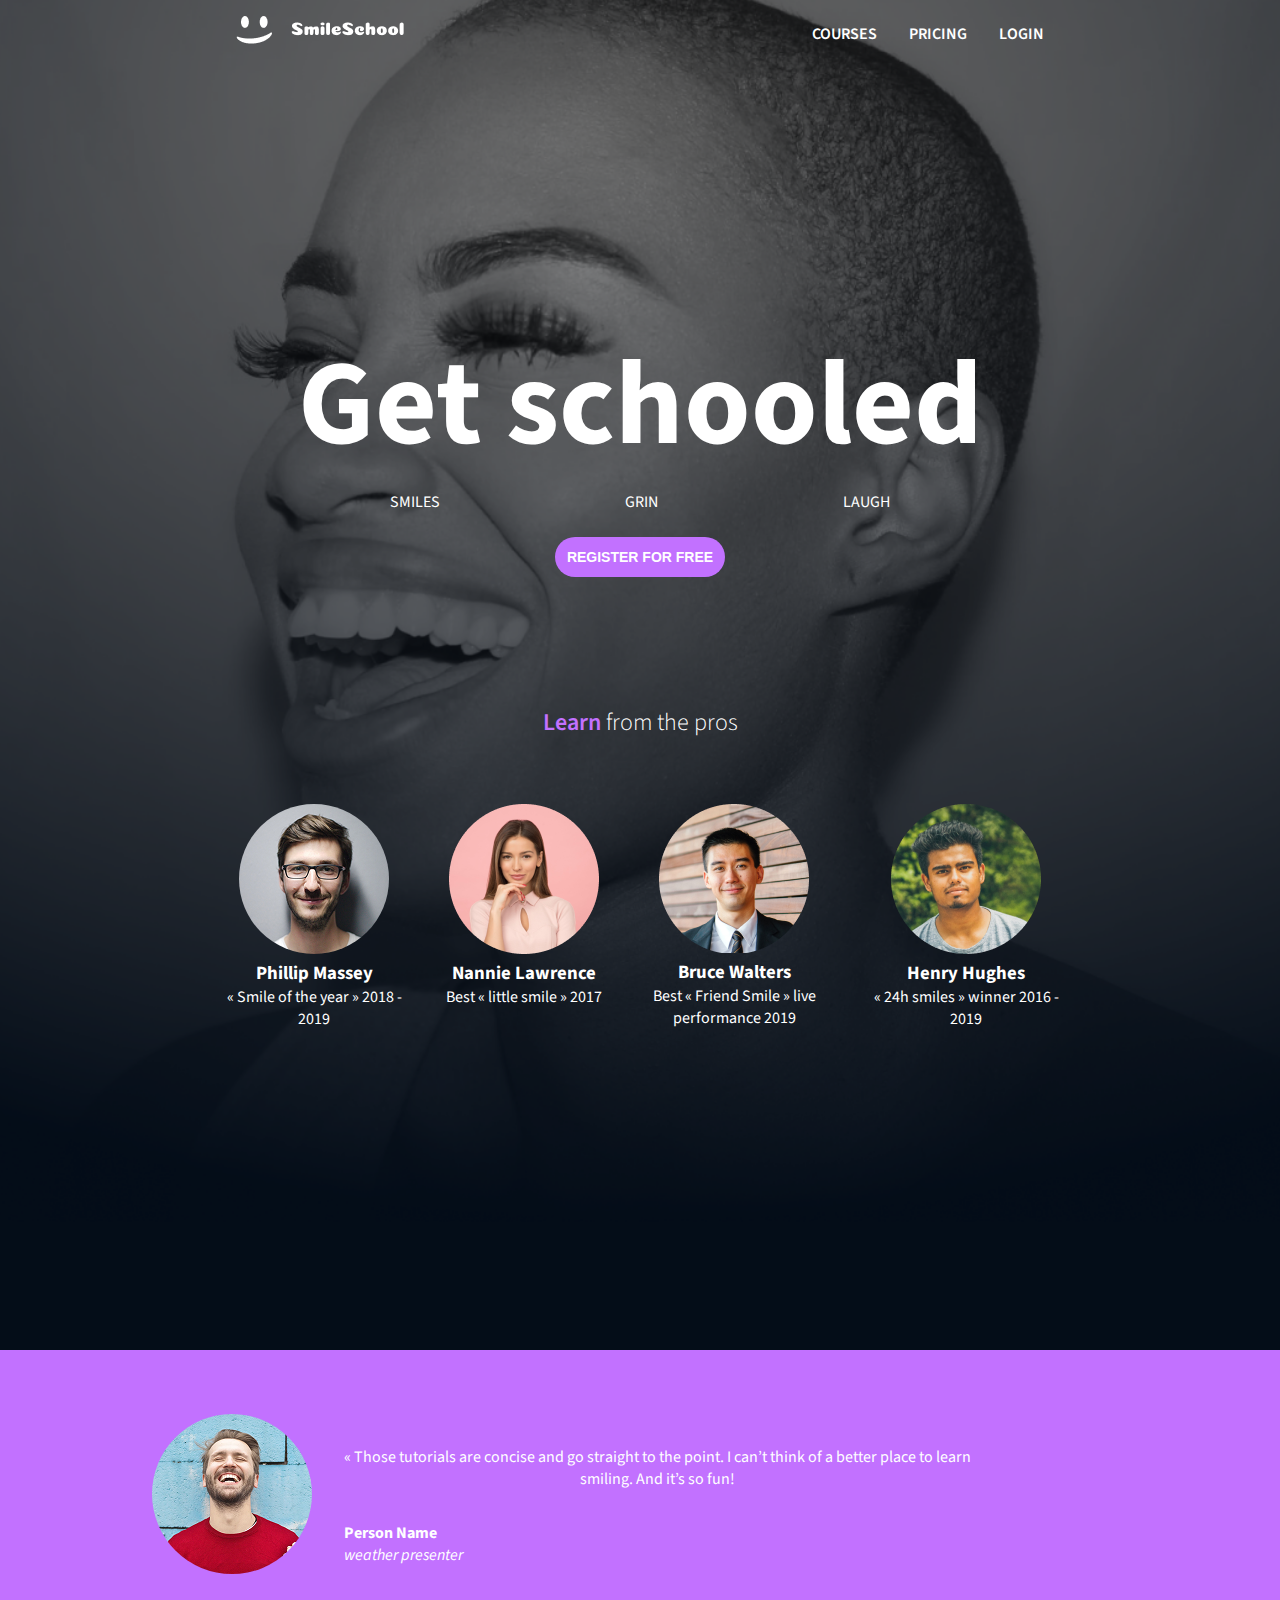
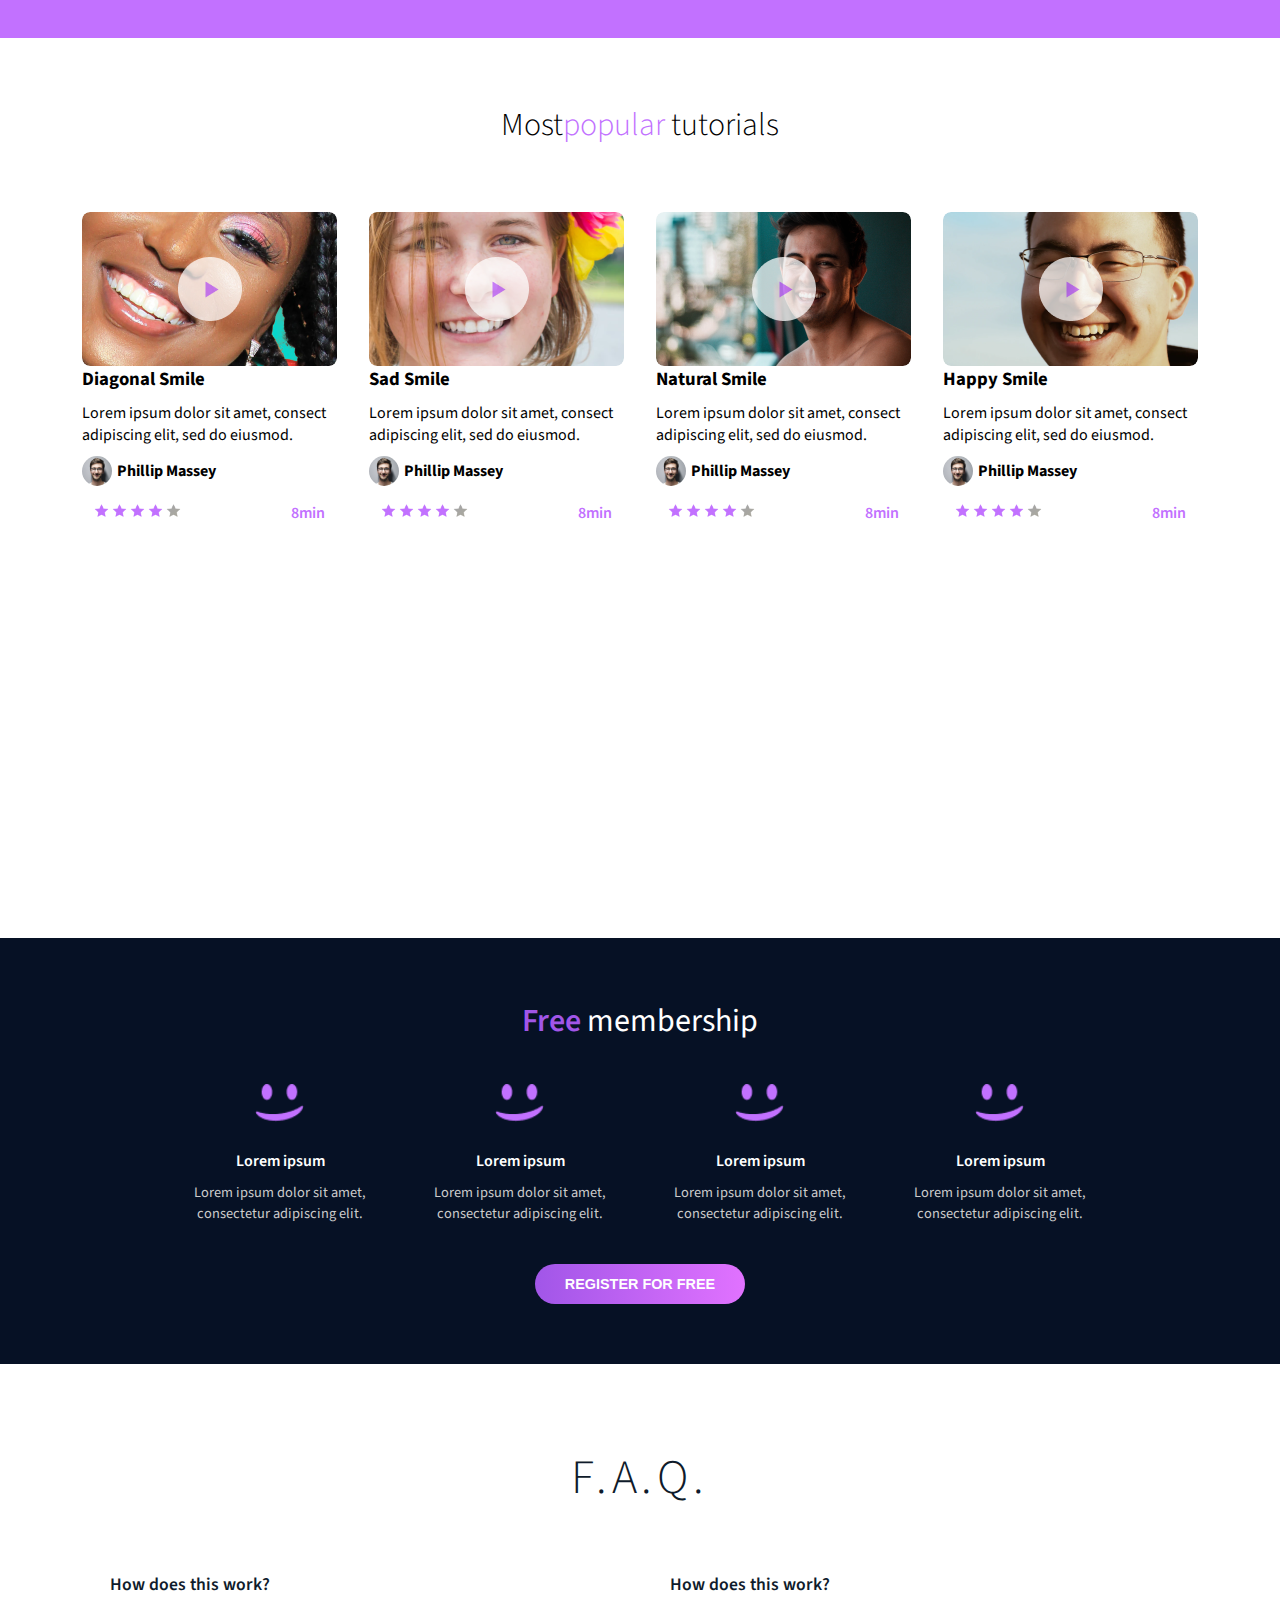
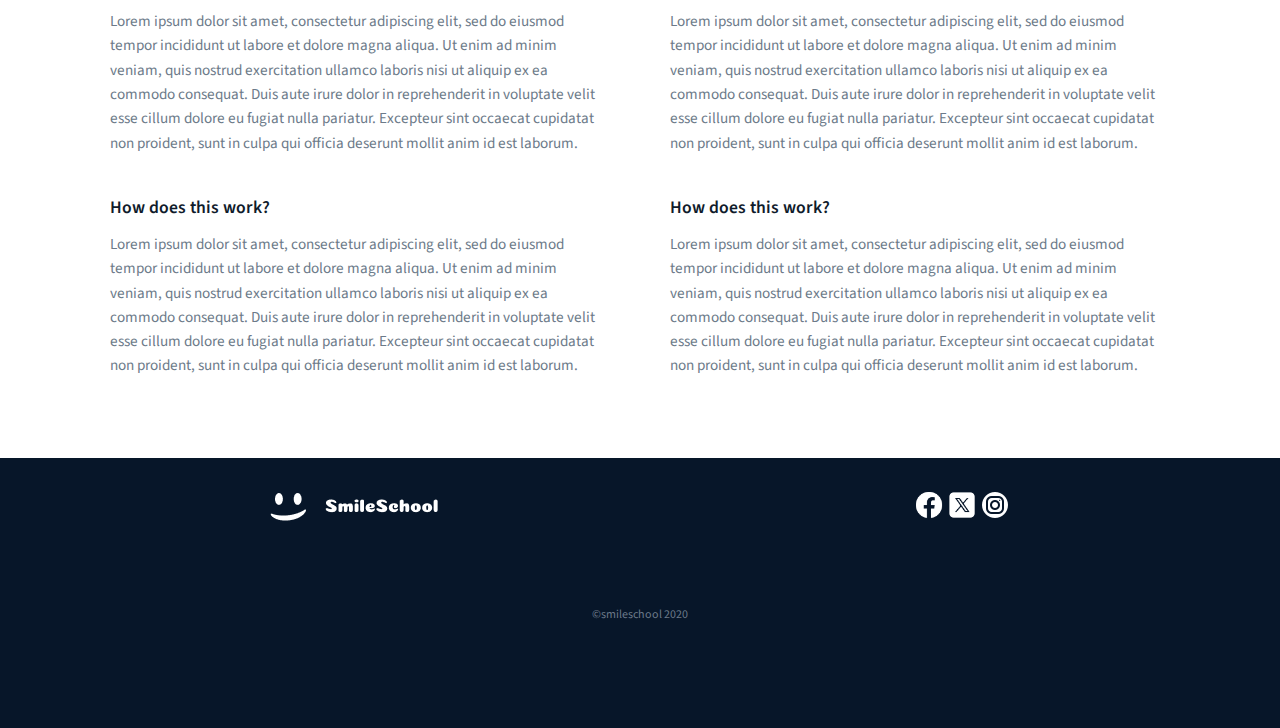
<file: css_advanced/index.html>
<!DOCTYPE html>
<html lang="en">
  <head>
    <meta charset="UTF-8" />
    <meta name="viewport" content="width=device-width, initial-scale=1.0" />
    <link href="styles.css" rel="stylesheet" />
    <title>Figma to HTML Structure</title>
  </head>
  <body>
    <!-- Header -->
    <header>
      <a href="#">
        <img src="assets/logo (1).png" alt="Logo" />
      </a>
      <nav>
        <a href="#">COURSES</a>
        <a href="#">PRICING</a>
        <a href="#">LOGIN</a>
      </nav>
    </header>

    <!-- Main Content -->
    <main>
      <!-- Banner Section -->
      <section class="banner">
        <div class="intro-block">
          <h1>Get schooled</h1>
          <ul
            style="
              display: flex;
              flex-direction: row;
              justify-content: space-around;
              list-style: none;
            "
          >
            <li>SMILES</li>
            <li>GRIN</li>
            <li>LAUGH</li>
          </ul>

          <button>REGISTER FOR FREE</button>
        </div>
        <div class="features-block">
          <h2 style="font-weight: 300; margin-bottom: 4rem; margin-top: 4rem">
            <span style="color: #c271ff; font-weight: 600">Learn</span> from the
            pros
          </h2>
          <div class="features-list">
            <div class="feature-item">
              <img
                style="border-radius: 50%"
                src="assets/1.png"
                alt="Feature 1"
              />
              <h3>Phillip Massey</h3>
              <p>« Smile of the year » 2018 - 2019</p>
            </div>
            <div class="feature-item">
              <img src="assets/2.png" alt="Feature 2" />
              <h3>Nannie Lawrence</h3>
              <p>Best « little smile » 2017</p>
            </div>
            <div class="feature-item">
              <img src="assets/3.png" alt="Feature 3" />
              <h3>Bruce Walters</h3>
              <p>Best « Friend Smile » live performance 2019</p>
            </div>
            <div class="feature-item">
              <img src="assets/4.png" alt="Feature 4" />
              <h3>Henry Hughes</h3>
              <p>« 24h smiles » winner 2016 - 2019</p>
            </div>
          </div>
        </div>
      </section>

      <!-- Quote Section -->
      <section class="quote">
        <div class="quote-block">
          <img
            style="border-radius: 50%"
            src="assets/Bitmap.png"
            alt="Author Image"
          />
          <div class="quote-content">
            <blockquote>
              « Those tutorials are concise and go straight to the point. I
              can’t think of a better place to learn smiling. And it’s so fun!
            </blockquote>
            <div
              style="
                display: flex;
                flex-direction: column;
                text-align: start;
                margin-top: 2rem;
              "
            >
              <h4>Person Name</h4>
              <p><i>weather presenter</i></p>
            </div>
          </div>
        </div>
      </section>

      <!-- Videos Section -->
      <section class="videos">
        <h2 style="font-weight: 300; font-size: 32px; margin-bottom: 4rem">
          Most<span style="color: #c271ff">popular</span> tutorials
        </h2>
        <div class="video-list">
          <div class="video-item">
            <div class="thumbnail-wrapper">
              <img src="assets/preview.png" alt="Video 1" class="thumbnail" />
              <img src="assets/play.png" alt="Play" class="play-icon" />
            </div>
            <h3 style="margin-bottom: 10px">Diagonal Smile</h3>
            <p style="margin-bottom: 10px">
              Lorem ipsum dolor sit amet, consect adipiscing elit, sed do
              eiusmod.
            </p>
            <div class="author-info">
              <img src="assets/1.png" alt="Author" />
              <h4>Phillip Massey</h4>
            </div>
            <div class="rating">
              <div class="stars">
                <img src="assets/star.png" alt="Star" />
                <img src="assets/star.png" alt="Star" />
                <img src="assets/star.png" alt="Star" />
                <img src="assets/star.png" alt="Star" />
                <img src="assets/star-1.png" alt="Empty Star" />
              </div>
              <p>8min</p>
            </div>
          </div>
          <div class="video-item">
            <div class="thumbnail-wrapper">
              <img
                src="assets/preview (1).png"
                alt="Video 1"
                class="thumbnail"
              />
              <img src="assets/play.png" alt="Play" class="play-icon" />
            </div>
            <h3 style="margin-bottom: 10px">Sad Smile</h3>
            <p style="margin-bottom: 10px">
              Lorem ipsum dolor sit amet, consect adipiscing elit, sed do
              eiusmod.
            </p>
            <div class="author-info">
              <img src="assets/1.png" alt="Author" />
              <h4>Phillip Massey</h4>
            </div>
            <div class="rating">
              <div class="stars">
                <img src="assets/star.png" alt="Star" />
                <img src="assets/star.png" alt="Star" />
                <img src="assets/star.png" alt="Star" />
                <img src="assets/star.png" alt="Star" />
                <img src="assets/star-1.png" alt="Empty Star" />
              </div>
              <p>8min</p>
            </div>
          </div>
          <div class="video-item">
            <div class="thumbnail-wrapper">
              <img
                src="assets/preview (2).png"
                alt="Video 2"
                class="thumbnail"
              />
              <img src="assets/play.png" alt="Play" class="play-icon" />
            </div>
            <h3 style="margin-bottom: 10px">Natural Smile</h3>
            <p style="margin-bottom: 10px">
              Lorem ipsum dolor sit amet, consect adipiscing elit, sed do
              eiusmod.
            </p>
            <div class="author-info">
              <img src="assets/1.png" alt="Author" />
              <h4>Phillip Massey</h4>
            </div>
            <div class="rating">
              <div class="stars">
                <img src="assets/star.png" alt="Star" />
                <img src="assets/star.png" alt="Star" />
                <img src="assets/star.png" alt="Star" />
                <img src="assets/star.png" alt="Star" />
                <img src="assets/star-1.png" alt="Empty Star" />
              </div>
              <p>8min</p>
            </div>
          </div>
          <div class="video-item">
            <div class="thumbnail-wrapper">
              <img
                src="assets/preview (3).png"
                alt="Video 1"
                class="thumbnail"
              />
              <img src="assets/play.png" alt="Play" class="play-icon" />
            </div>
            <h3 style="margin-bottom: 10px">Happy Smile</h3>
            <p style="margin-bottom: 10px">
              Lorem ipsum dolor sit amet, consect adipiscing elit, sed do
              eiusmod.
            </p>
            <div class="author-info">
              <img src="assets/1.png" alt="Author" />
              <h4>Phillip Massey</h4>
            </div>
            <div class="rating">
              <div class="stars">
                <img src="assets/star.png" alt="Star" />
                <img src="assets/star.png" alt="Star" />
                <img src="assets/star.png" alt="Star" />
                <img src="assets/star.png" alt="Star" />
                <img src="assets/star-1.png" alt="Empty Star" />
              </div>
              <p>8min</p>
            </div>
          </div>
        </div>
      </section>

      <!-- Membership Section -->
      <section class="membership">
        <h2><span>Free</span> membership</h2>
        <div class="membership-list">
          <div class="membership-item">
            <img src="assets/smile.png" alt="Plan 1" />
            <h3>Lorem ipsum</h3>
            <p>Lorem ipsum dolor sit amet, consectetur adipiscing elit.</p>
          </div>
          <div class="membership-item">
            <img src="assets/smile.png" alt="Plan 2" />
            <h3>Lorem ipsum</h3>
            <p>Lorem ipsum dolor sit amet, consectetur adipiscing elit.</p>
          </div>
          <div class="membership-item">
            <img src="assets/smile.png" alt="Plan 3" />
            <h3>Lorem ipsum</h3>
            <p>Lorem ipsum dolor sit amet, consectetur adipiscing elit.</p>
          </div>
          <div class="membership-item">
            <img src="assets/smile.png" alt="Plan 4" />
            <h3>Lorem ipsum</h3>
            <p>Lorem ipsum dolor sit amet, consectetur adipiscing elit.</p>
          </div>
        </div>
        <button class="register-btn">Register for Free</button>
      </section>

      <!-- FAQ Section -->
      <section class="faq">
        <h2>F.A.Q.</h2>
        <div class="faq-rows">
          <div class="faq-row">
            <div class="faq-item">
              <h3>How does this work?</h3>
              <p>
                Lorem ipsum dolor sit amet, consectetur adipiscing elit, sed do
                eiusmod tempor incididunt ut labore et dolore magna aliqua. Ut
                enim ad minim veniam, quis nostrud exercitation ullamco laboris
                nisi ut aliquip ex ea commodo consequat. Duis aute irure dolor
                in reprehenderit in voluptate velit esse cillum dolore eu fugiat
                nulla pariatur. Excepteur sint occaecat cupidatat non proident,
                sunt in culpa qui officia deserunt mollit anim id est laborum.
              </p>
            </div>
            <div class="faq-item">
              <h3>How does this work?</h3>
              <p>
                Lorem ipsum dolor sit amet, consectetur adipiscing elit, sed do
                eiusmod tempor incididunt ut labore et dolore magna aliqua. Ut
                enim ad minim veniam, quis nostrud exercitation ullamco laboris
                nisi ut aliquip ex ea commodo consequat. Duis aute irure dolor
                in reprehenderit in voluptate velit esse cillum dolore eu fugiat
                nulla pariatur. Excepteur sint occaecat cupidatat non proident,
                sunt in culpa qui officia deserunt mollit anim id est laborum.
              </p>
            </div>
          </div>
          <div class="faq-row">
            <div class="faq-item">
              <h3>How does this work?</h3>
              <p>
                Lorem ipsum dolor sit amet, consectetur adipiscing elit, sed do
                eiusmod tempor incididunt ut labore et dolore magna aliqua. Ut
                enim ad minim veniam, quis nostrud exercitation ullamco laboris
                nisi ut aliquip ex ea commodo consequat. Duis aute irure dolor
                in reprehenderit in voluptate velit esse cillum dolore eu fugiat
                nulla pariatur. Excepteur sint occaecat cupidatat non proident,
                sunt in culpa qui officia deserunt mollit anim id est laborum.
              </p>
            </div>
            <div class="faq-item">
              <h3>How does this work?</h3>
              <p>
                Lorem ipsum dolor sit amet, consectetur adipiscing elit, sed do
                eiusmod tempor incididunt ut labore et dolore magna aliqua. Ut
                enim ad minim veniam, quis nostrud exercitation ullamco laboris
                nisi ut aliquip ex ea commodo consequat. Duis aute irure dolor
                in reprehenderit in voluptate velit esse cillum dolore eu fugiat
                nulla pariatur. Excepteur sint occaecat cupidatat non proident,
                sunt in culpa qui officia deserunt mollit anim id est laborum.
              </p>
            </div>
          </div>
        </div>
      </section>
    </main>

    <!-- Footer -->
    <footer>
      <div class="footer-container">
        <div class="footer-row">
          <img src="assets/logo (1).png" alt="Footer Logo" />
          <div class="social-links">
            <a href="#"><img src="assets/facebook.png" alt="Facebook" /></a>
            <a href="#"><img src="assets/x.png" alt="Twitter" /></a>
            <a href="#"><img src="assets/insta.png" alt="Instagram" /></a>
          </div>
        </div>
        <p>&copy;smileschool 2020</p>
      </div>
    </footer>
  </body>
</html>
</file>
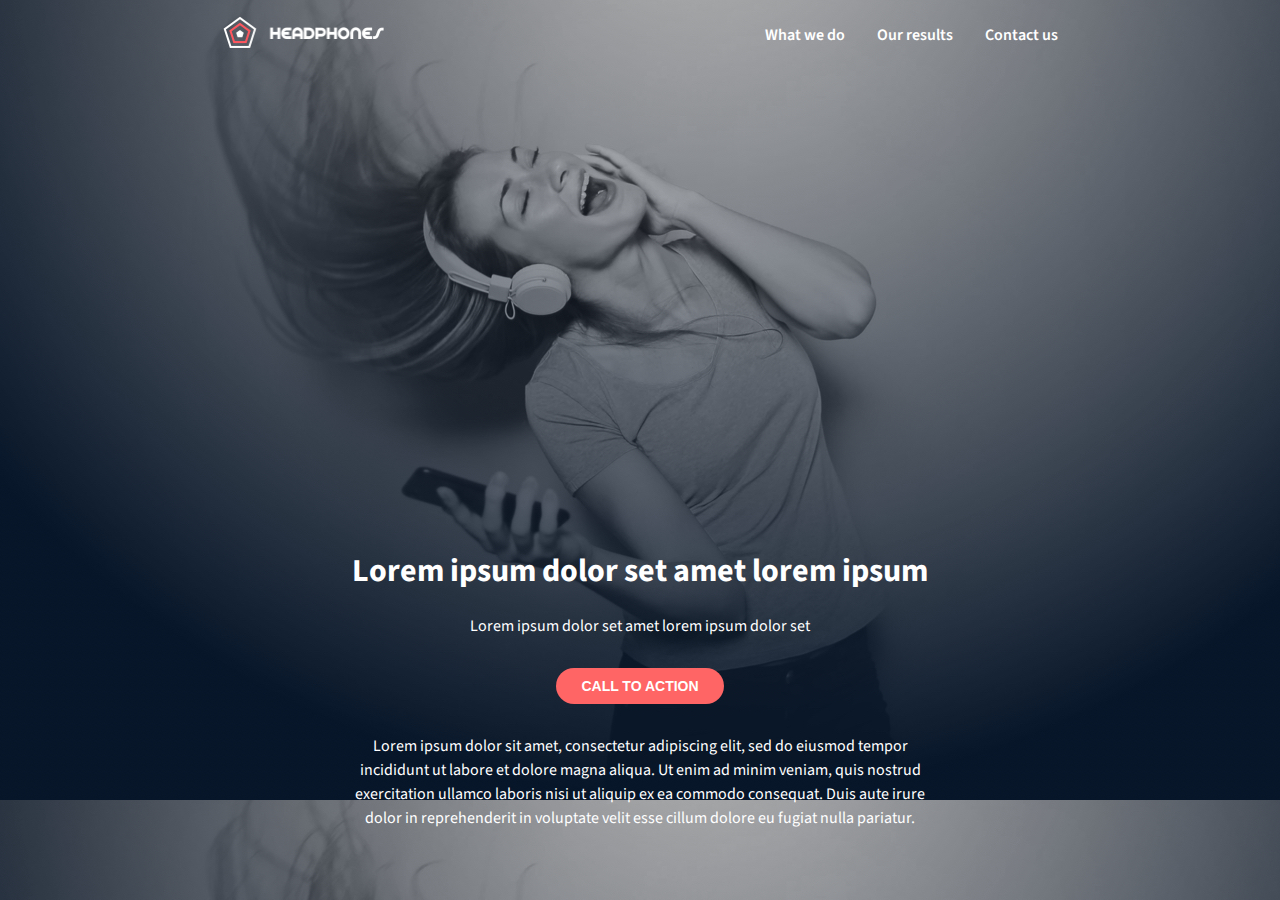
<file: headphones/0-index.html>
<!DOCTYPE html>
<html lang="en">
  <head>
    <meta charset="UTF-8" />
    <meta name="viewport" content="width=device-width, initial-scale=1.0" />
    <link href="0-styles.css" rel="stylesheet" />
    <title>Document</title>
  </head>
  <body>
    <header>
      <a href="#">
        <img src="assets/logo_headphones.png" alt="Logo" />
      </a>
      <button class="nav-toggle" aria-label="toggle navigation">☰</button>
      <nav>
        <a href="#">What we do</a>
        <a href="#">Our results</a>
        <a href="#">Contact us</a>
      </nav>
    </header>
    <main>
      <section class="hero-section">
        <div class="hero-section-content">
          <h1>Lorem ipsum dolor set amet lorem ipsum</h1>
          <p>Lorem ipsum dolor set amet lorem ipsum dolor set</p>
          <button>CALL TO ACTION</button>
          <p style="margin-top: 30px">
            Lorem ipsum dolor sit amet, consectetur adipiscing elit, sed do
            eiusmod tempor incididunt ut labore et dolore magna aliqua. Ut enim
            ad minim veniam, quis nostrud exercitation ullamco laboris nisi ut
            aliquip ex ea commodo consequat. Duis aute irure dolor in
            reprehenderit in voluptate velit esse cillum dolore eu fugiat nulla
            pariatur.
          </p>
        </div>
      </section>
    </main>
    <footer></footer>
    <script>
      const toggleBtn = document.querySelector(".nav-toggle");
      const nav = document.querySelector("nav");

      toggleBtn.addEventListener("click", () => {
        nav.classList.toggle("nav-open");
      });
    </script>
  </body>
</html>
</file>
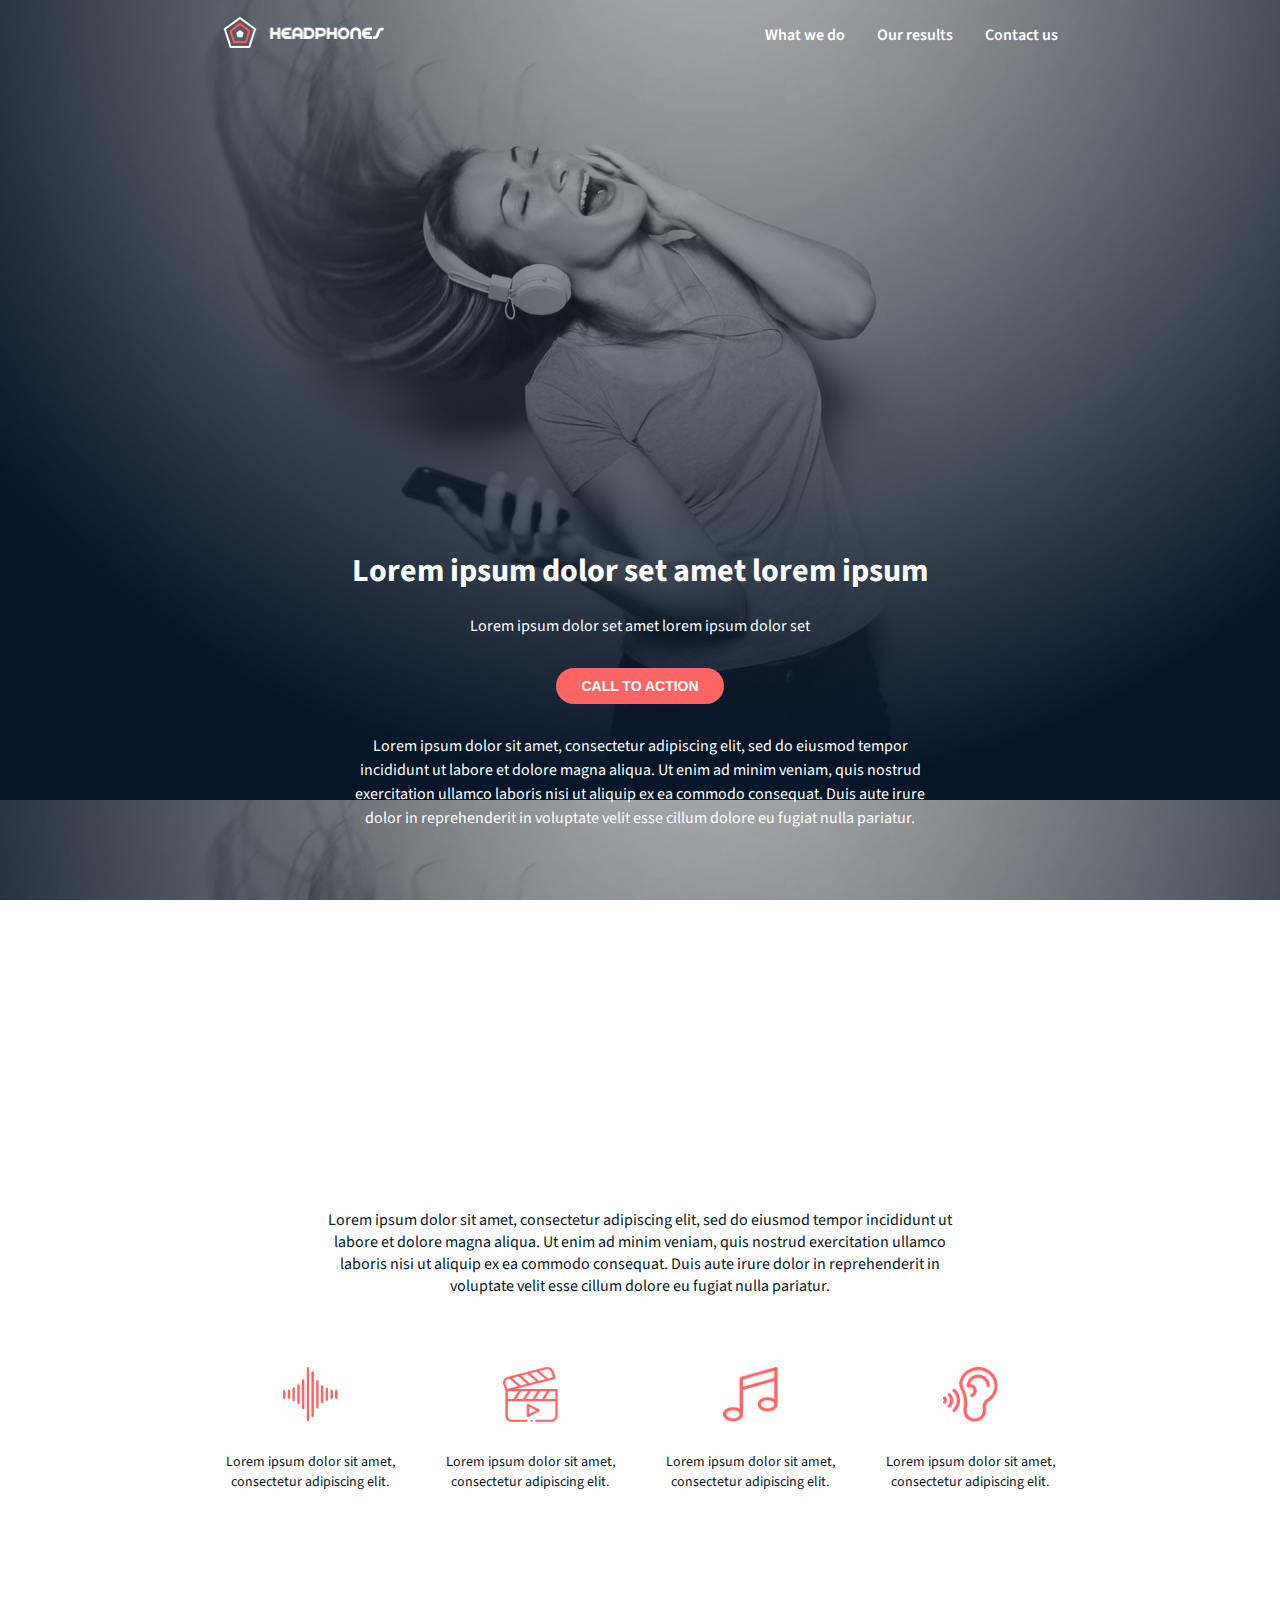
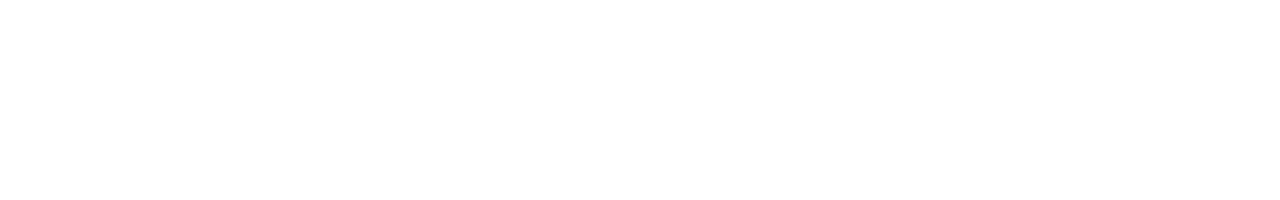
<file: headphones/1-index.html>
<!DOCTYPE html>
<html lang="en">
  <head>
    <meta charset="UTF-8" />
    <meta name="viewport" content="width=device-width, initial-scale=1.0" />
    <link href="1-styles.css" rel="stylesheet" />
    <title>Document</title>
  </head>
  <body>
    <header>
      <a href="#">
        <img src="assets/logo_headphones.png" alt="Logo" />
      </a>
      <button class="nav-toggle" aria-label="toggle navigation">☰</button>
      <nav>
        <a href="#">What we do</a>
        <a href="#">Our results</a>
        <a href="#">Contact us</a>
      </nav>
    </header>
    <main>
      <section class="hero-section">
        <div class="hero-section-content">
          <h1>Lorem ipsum dolor set amet lorem ipsum</h1>
          <p>Lorem ipsum dolor set amet lorem ipsum dolor set</p>
          <button>CALL TO ACTION</button>
          <p style="margin-top: 30px">
            Lorem ipsum dolor sit amet, consectetur adipiscing elit, sed do
            eiusmod tempor incididunt ut labore et dolore magna aliqua. Ut enim
            ad minim veniam, quis nostrud exercitation ullamco laboris nisi ut
            aliquip ex ea commodo consequat. Duis aute irure dolor in
            reprehenderit in voluptate velit esse cillum dolore eu fugiat nulla
            pariatur.
          </p>
        </div>
      </section>
      <section class="what-we-do">
        <p class="title">
          Lorem ipsum dolor sit amet, consectetur adipiscing elit, sed do
          eiusmod tempor incididunt ut labore et dolore magna aliqua. Ut enim ad
          minim veniam, quis nostrud exercitation ullamco laboris nisi ut
          aliquip ex ea commodo consequat. Duis aute irure dolor in
          reprehenderit in voluptate velit esse cillum dolore eu fugiat nulla
          pariatur.
        </p>
        <div class="container">
          <div class="item">
            <img src="assets/sound-frecuency.png" alt="icon" />
            <p>Lorem ipsum dolor sit amet, consectetur adipiscing elit.</p>
          </div>
          <div class="item">
            <img src="assets/video.png" alt="icon" />
            <p>Lorem ipsum dolor sit amet, consectetur adipiscing elit.</p>
          </div>
          <div class="item">
            <img src="assets/music.png" alt="icon" />
            <p>Lorem ipsum dolor sit amet, consectetur adipiscing elit.</p>
          </div>
          <div class="item">
            <img src="assets/hearing.png" alt="icon" />
            <p>Lorem ipsum dolor sit amet, consectetur adipiscing elit.</p>
          </div>
        </div>
      </section>
    </main>
    <footer></footer>
    <script>
      const toggleBtn = document.querySelector(".nav-toggle");
      const nav = document.querySelector("nav");

      toggleBtn.addEventListener("click", () => {
        nav.classList.toggle("nav-open");
      });
    </script>
  </body>
</html>
</file>
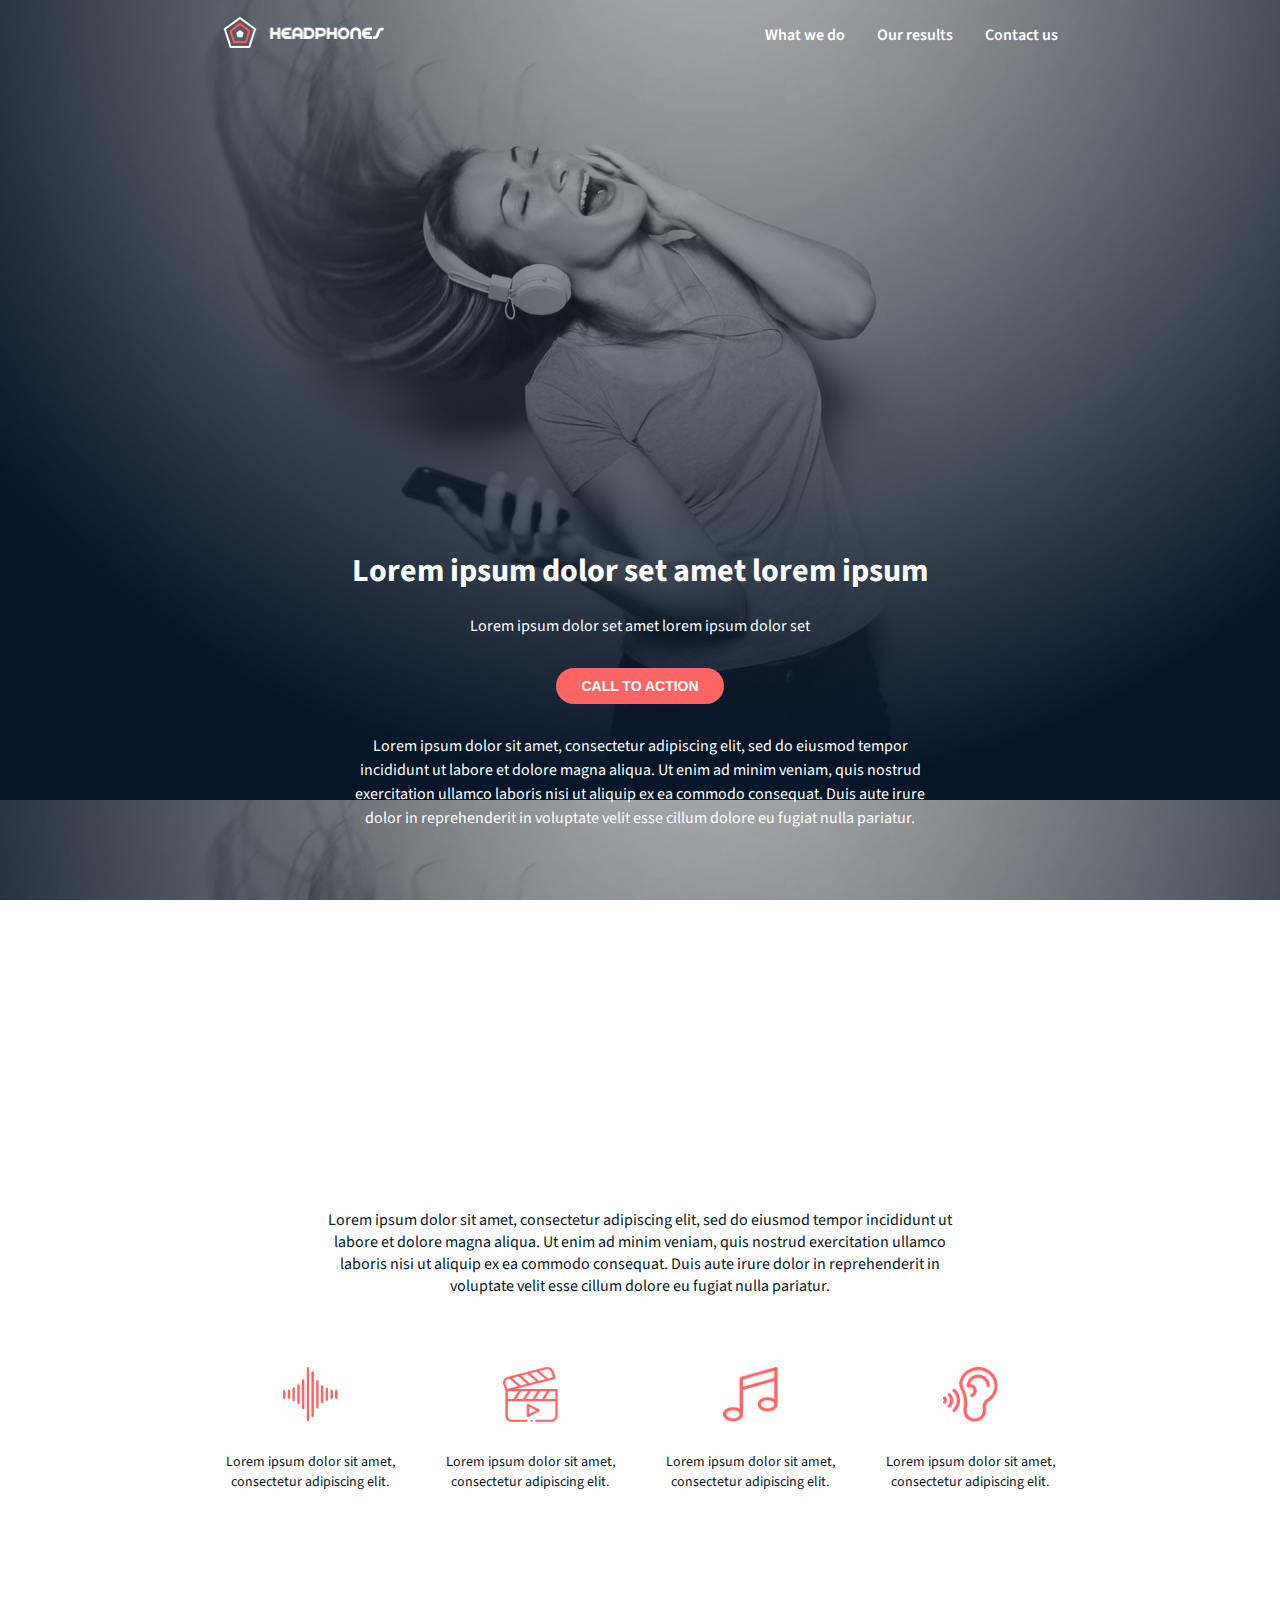
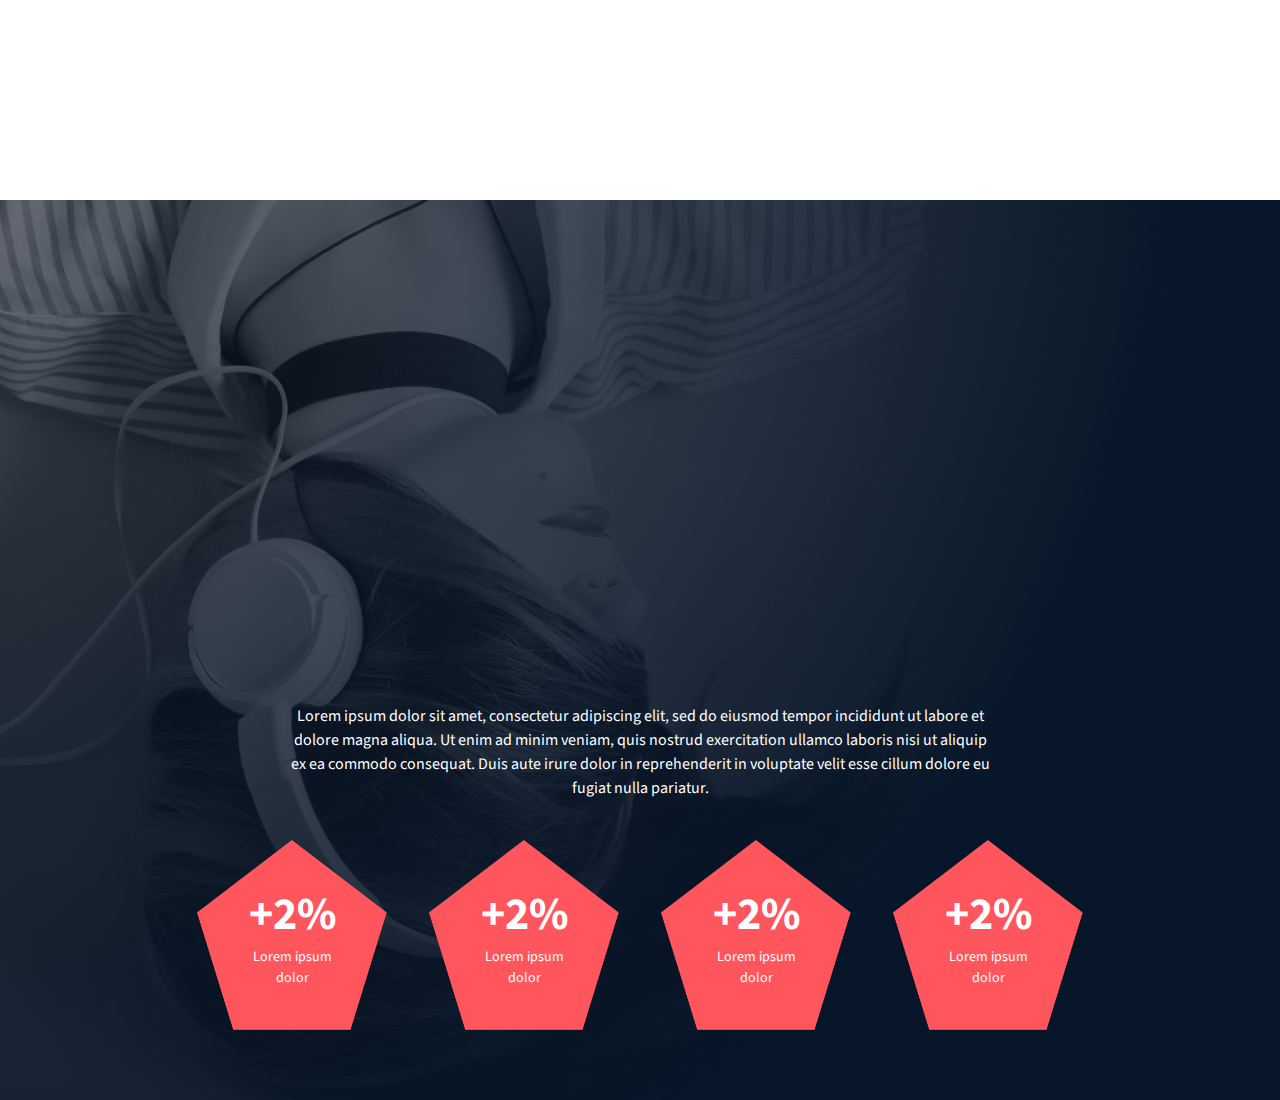
<file: headphones/2-index.html>
<!DOCTYPE html>
<html lang="en">
  <head>
    <meta charset="UTF-8" />
    <meta name="viewport" content="width=device-width, initial-scale=1.0" />
    <link href="2-styles.css" rel="stylesheet" />
    <title>Document</title>
  </head>
  <body>
    <header>
      <a href="#">
        <img src="assets/logo_headphones.png" alt="Logo" />
      </a>
      <button class="nav-toggle" aria-label="toggle navigation">☰</button>
      <nav>
        <a href="#">What we do</a>
        <a href="#">Our results</a>
        <a href="#">Contact us</a>
      </nav>
    </header>
    <main>
      <section class="hero-section">
        <div class="hero-section-content">
          <h1>Lorem ipsum dolor set amet lorem ipsum</h1>
          <p>Lorem ipsum dolor set amet lorem ipsum dolor set</p>
          <button>CALL TO ACTION</button>
          <p style="margin-top: 30px">
            Lorem ipsum dolor sit amet, consectetur adipiscing elit, sed do
            eiusmod tempor incididunt ut labore et dolore magna aliqua. Ut enim
            ad minim veniam, quis nostrud exercitation ullamco laboris nisi ut
            aliquip ex ea commodo consequat. Duis aute irure dolor in
            reprehenderit in voluptate velit esse cillum dolore eu fugiat nulla
            pariatur.
          </p>
        </div>
      </section>
      <section class="what-we-do">
        <p class="title">
          Lorem ipsum dolor sit amet, consectetur adipiscing elit, sed do
          eiusmod tempor incididunt ut labore et dolore magna aliqua. Ut enim ad
          minim veniam, quis nostrud exercitation ullamco laboris nisi ut
          aliquip ex ea commodo consequat. Duis aute irure dolor in
          reprehenderit in voluptate velit esse cillum dolore eu fugiat nulla
          pariatur.
        </p>
        <div class="container">
          <div class="item">
            <img src="assets/sound-frecuency.png" alt="icon" />
            <p>Lorem ipsum dolor sit amet, consectetur adipiscing elit.</p>
          </div>
          <div class="item">
            <img src="assets/video.png" alt="icon" />
            <p>Lorem ipsum dolor sit amet, consectetur adipiscing elit.</p>
          </div>
          <div class="item">
            <img src="assets/music.png" alt="icon" />
            <p>Lorem ipsum dolor sit amet, consectetur adipiscing elit.</p>
          </div>
          <div class="item">
            <img src="assets/hearing.png" alt="icon" />
            <p>Lorem ipsum dolor sit amet, consectetur adipiscing elit.</p>
          </div>
        </div>
      </section>
      <section class="our-results">
        <div class="our-results-content">
          <p>
            Lorem ipsum dolor sit amet, consectetur adipiscing elit, sed do
            eiusmod tempor incididunt ut labore et dolore magna aliqua. Ut enim
            ad minim veniam, quis nostrud exercitation ullamco laboris nisi ut
            aliquip ex ea commodo consequat. Duis aute irure dolor in
            reprehenderit in voluptate velit esse cillum dolore eu fugiat nulla
            pariatur.
          </p>

          <div class="min-container">
            <div class="item">
              <img src="assets/pentagone.png" alt="pentagone-image" />
              <div class="relatives">
                <h1>+2%</h1>
                <p>Lorem ipsum dolor</p>
              </div>
            </div>

            <div class="item">
              <img src="assets/pentagone.png" alt="pentagone-image" />
              <div class="relatives">
                <h1>+2%</h1>
                <p>Lorem ipsum dolor</p>
              </div>
            </div>

            <div class="item">
              <img src="assets/pentagone.png" alt="pentagone-image" />
              <div class="relatives">
                <h1>+2%</h1>
                <p>Lorem ipsum dolor</p>
              </div>
            </div>

            <div class="item">
              <img src="assets/pentagone.png" alt="pentagone-image" />
              <div class="relatives">
                <h1>+2%</h1>
                <p>Lorem ipsum dolor</p>
              </div>
            </div>
          </div>
        </div>
      </section>
    </main>
    <footer></footer>
    <script>
      const toggleBtn = document.querySelector(".nav-toggle");
      const nav = document.querySelector("nav");

      toggleBtn.addEventListener("click", () => {
        nav.classList.toggle("nav-open");
      });
    </script>
  </body>
</html>
</file>
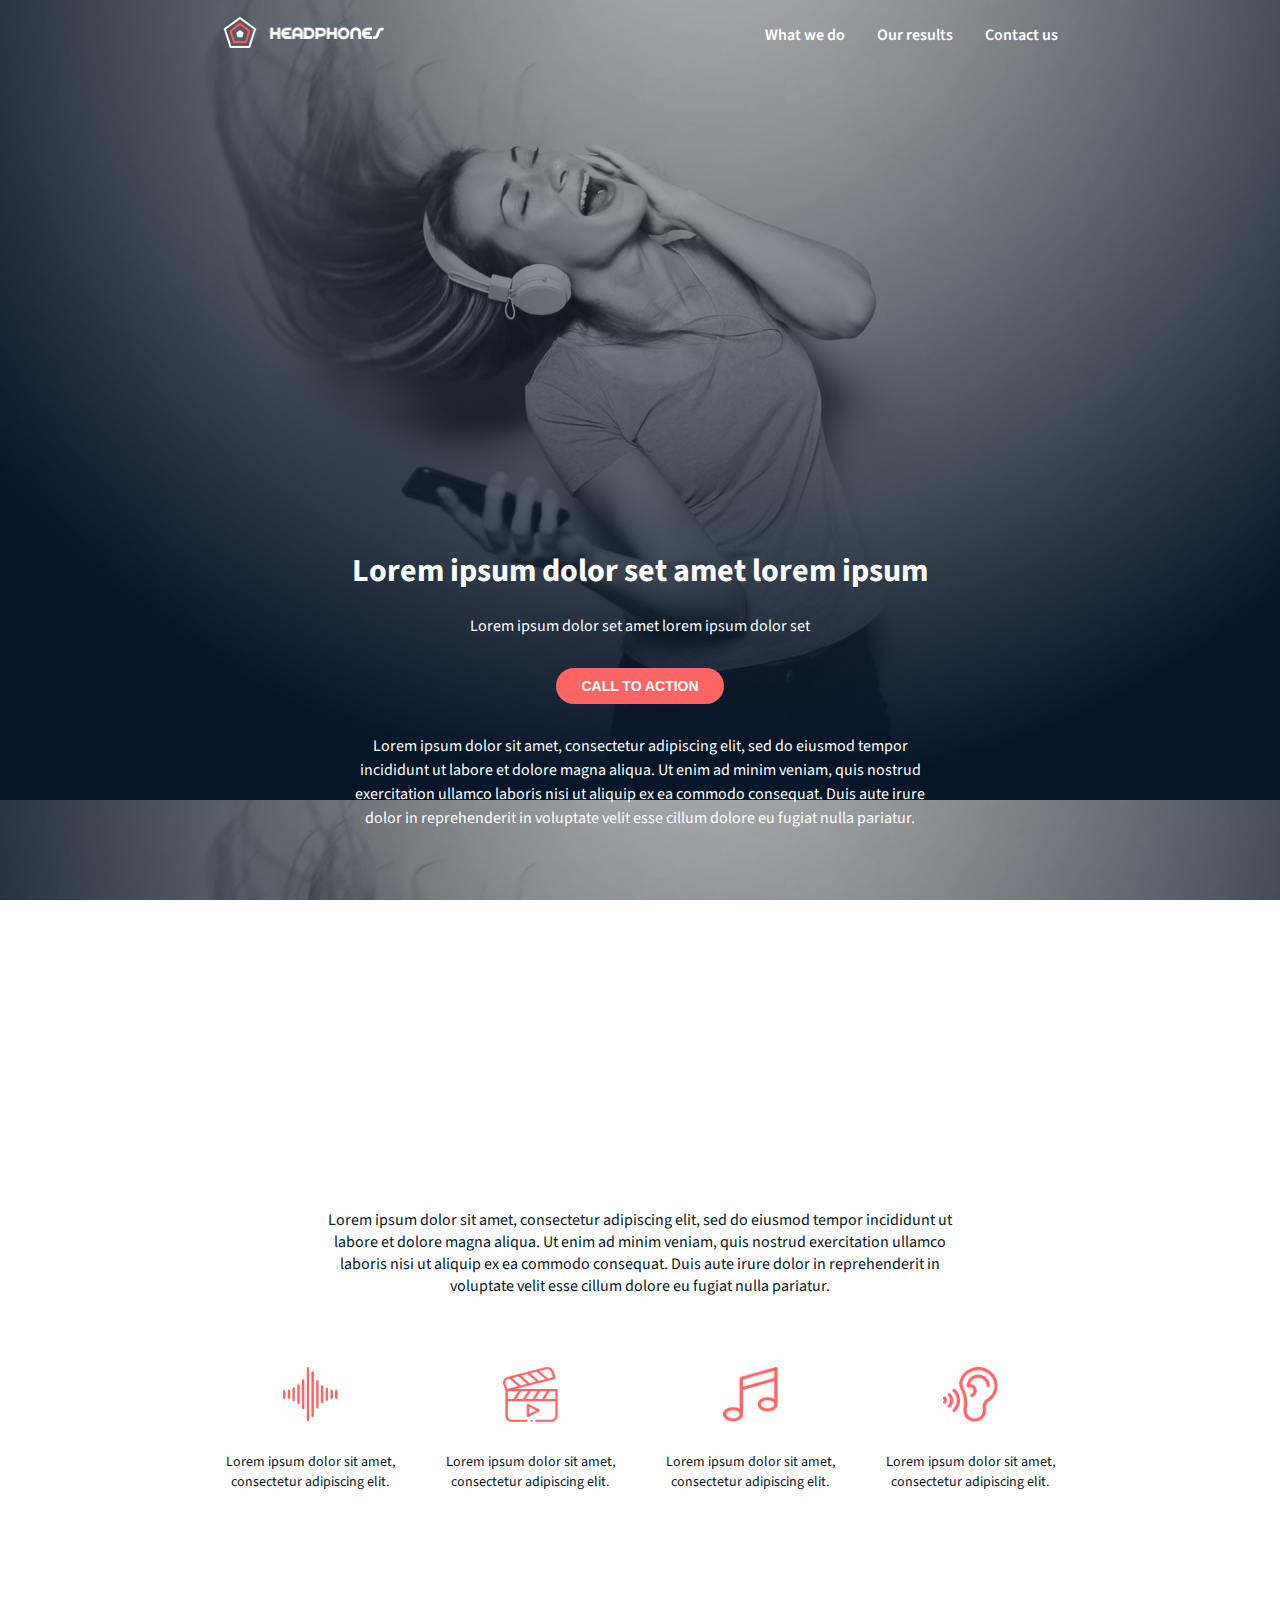
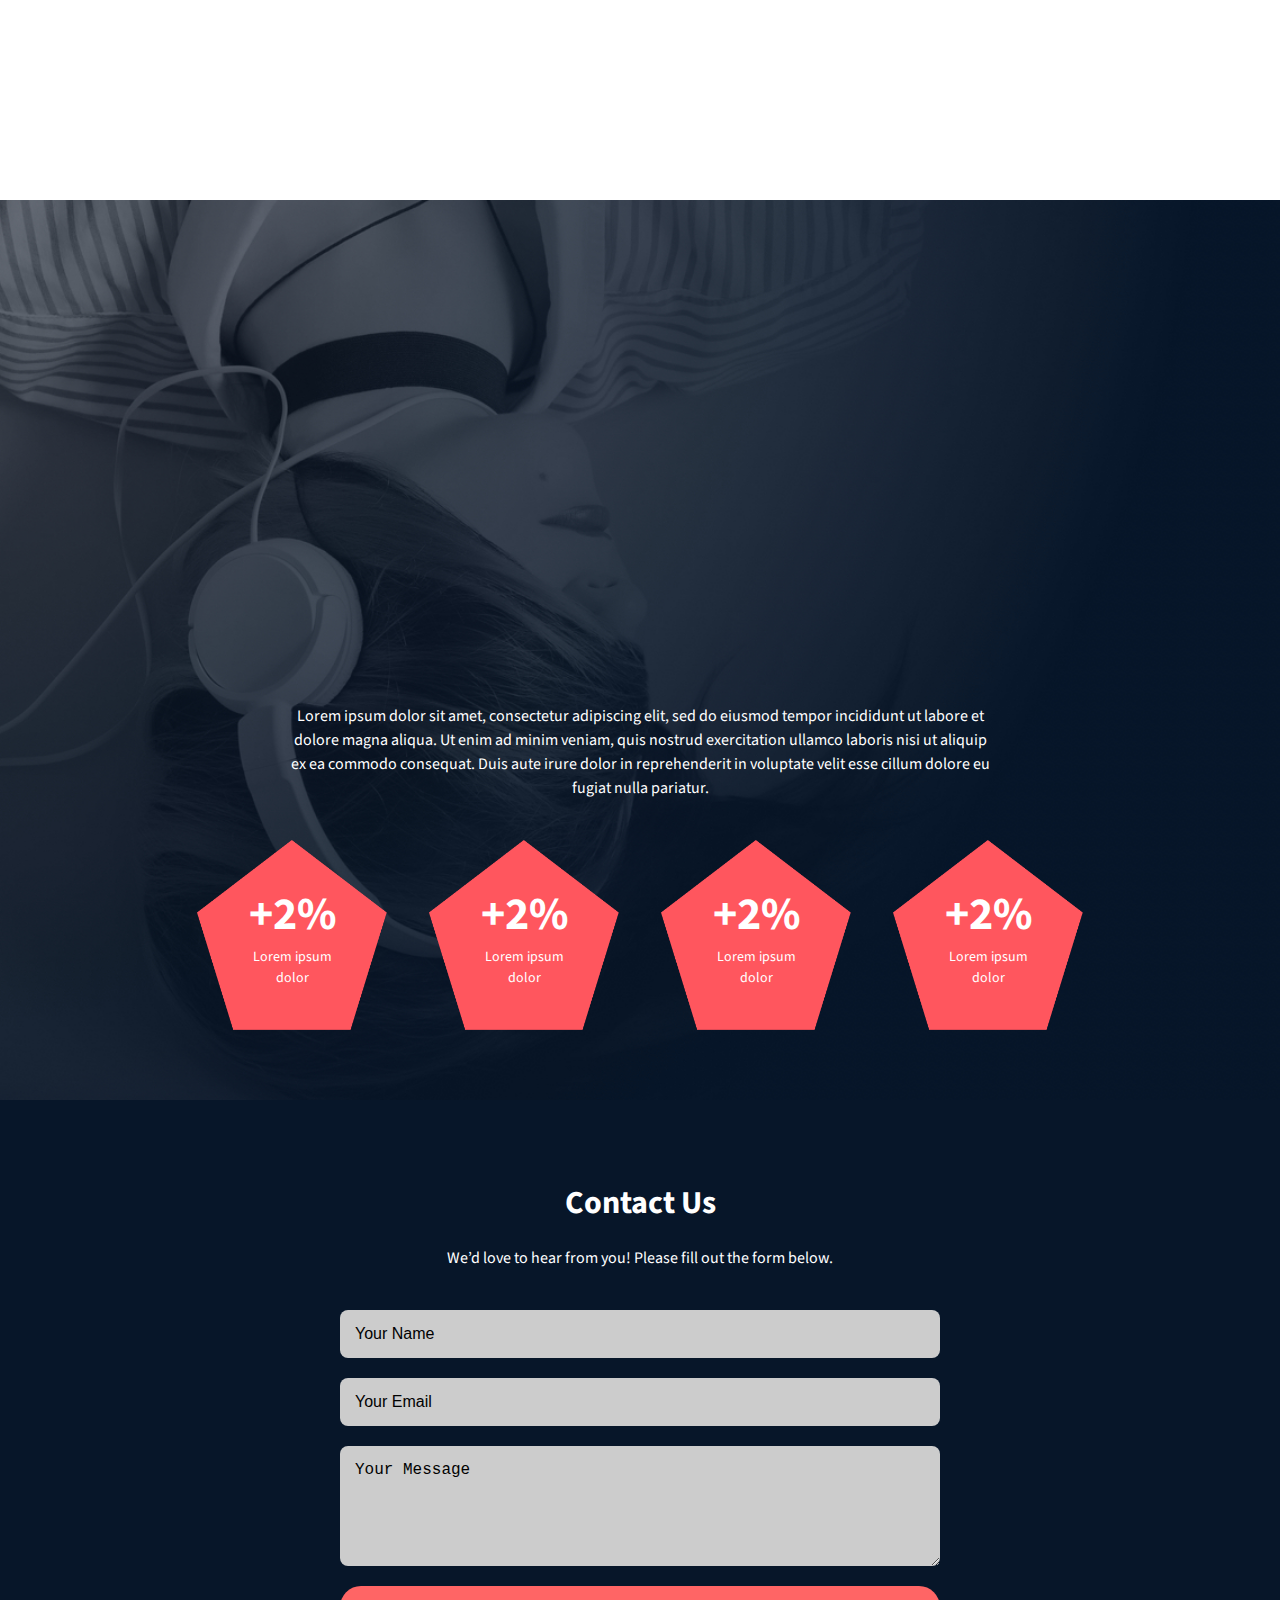
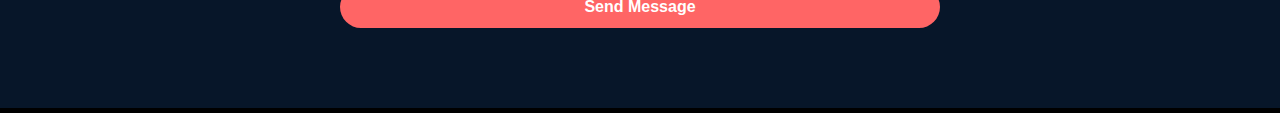
<file: headphones/3-index.html>
<!DOCTYPE html>
<html lang="en">
  <head>
    <meta charset="UTF-8" />
    <meta name="viewport" content="width=device-width, initial-scale=1.0" />
    <link href="3-styles.css" rel="stylesheet" />
    <title>Document</title>
  </head>
  <body>
    <header>
      <a href="#">
        <img src="assets/logo_headphones.png" alt="Logo" />
      </a>
      <button class="nav-toggle" aria-label="toggle navigation">☰</button>
      <nav>
        <a href="#">What we do</a>
        <a href="#">Our results</a>
        <a href="#">Contact us</a>
      </nav>
    </header>
    <main>
      <section class="hero-section">
        <div class="hero-section-content">
          <h1>Lorem ipsum dolor set amet lorem ipsum</h1>
          <p>Lorem ipsum dolor set amet lorem ipsum dolor set</p>
          <button>CALL TO ACTION</button>
          <p style="margin-top: 30px">
            Lorem ipsum dolor sit amet, consectetur adipiscing elit, sed do
            eiusmod tempor incididunt ut labore et dolore magna aliqua. Ut enim
            ad minim veniam, quis nostrud exercitation ullamco laboris nisi ut
            aliquip ex ea commodo consequat. Duis aute irure dolor in
            reprehenderit in voluptate velit esse cillum dolore eu fugiat nulla
            pariatur.
          </p>
        </div>
      </section>
      <section class="what-we-do">
        <p class="title">
          Lorem ipsum dolor sit amet, consectetur adipiscing elit, sed do
          eiusmod tempor incididunt ut labore et dolore magna aliqua. Ut enim ad
          minim veniam, quis nostrud exercitation ullamco laboris nisi ut
          aliquip ex ea commodo consequat. Duis aute irure dolor in
          reprehenderit in voluptate velit esse cillum dolore eu fugiat nulla
          pariatur.
        </p>
        <div class="container">
          <div class="item">
            <img src="assets/sound-frecuency.png" alt="icon" />
            <p>Lorem ipsum dolor sit amet, consectetur adipiscing elit.</p>
          </div>
          <div class="item">
            <img src="assets/video.png" alt="icon" />
            <p>Lorem ipsum dolor sit amet, consectetur adipiscing elit.</p>
          </div>
          <div class="item">
            <img src="assets/music.png" alt="icon" />
            <p>Lorem ipsum dolor sit amet, consectetur adipiscing elit.</p>
          </div>
          <div class="item">
            <img src="assets/hearing.png" alt="icon" />
            <p>Lorem ipsum dolor sit amet, consectetur adipiscing elit.</p>
          </div>
        </div>
      </section>
      <section class="our-results">
        <div class="our-results-content">
          <p>
            Lorem ipsum dolor sit amet, consectetur adipiscing elit, sed do
            eiusmod tempor incididunt ut labore et dolore magna aliqua. Ut enim
            ad minim veniam, quis nostrud exercitation ullamco laboris nisi ut
            aliquip ex ea commodo consequat. Duis aute irure dolor in
            reprehenderit in voluptate velit esse cillum dolore eu fugiat nulla
            pariatur.
          </p>

          <div class="min-container">
            <div class="item">
              <img src="assets/pentagone.png" alt="pentagone-image" />
              <div class="relatives">
                <h1>+2%</h1>
                <p>Lorem ipsum dolor</p>
              </div>
            </div>

            <div class="item">
              <img src="assets/pentagone.png" alt="pentagone-image" />
              <div class="relatives">
                <h1>+2%</h1>
                <p>Lorem ipsum dolor</p>
              </div>
            </div>

            <div class="item">
              <img src="assets/pentagone.png" alt="pentagone-image" />
              <div class="relatives">
                <h1>+2%</h1>
                <p>Lorem ipsum dolor</p>
              </div>
            </div>

            <div class="item">
              <img src="assets/pentagone.png" alt="pentagone-image" />
              <div class="relatives">
                <h1>+2%</h1>
                <p>Lorem ipsum dolor</p>
              </div>
            </div>
          </div>
        </div>
      </section>
      <section class="contact-section" id="contact">
        <div class="contact-container">
          <h2>Contact Us</h2>
          <p>We’d love to hear from you! Please fill out the form below.</p>
          <form class="contact-form">
            <input type="text" name="name" placeholder="Your Name" required />
            <input
              type="email"
              name="email"
              placeholder="Your Email"
              required
            />
            <textarea
              name="message"
              rows="5"
              placeholder="Your Message"
              required
            ></textarea>
            <button type="submit">Send Message</button>
          </form>
        </div>
      </section>
    </main>
    <footer></footer>
    <script>
      const toggleBtn = document.querySelector(".nav-toggle");
      const nav = document.querySelector("nav");

      toggleBtn.addEventListener("click", () => {
        nav.classList.toggle("nav-open");
      });
    </script>
  </body>
</html>
</file>
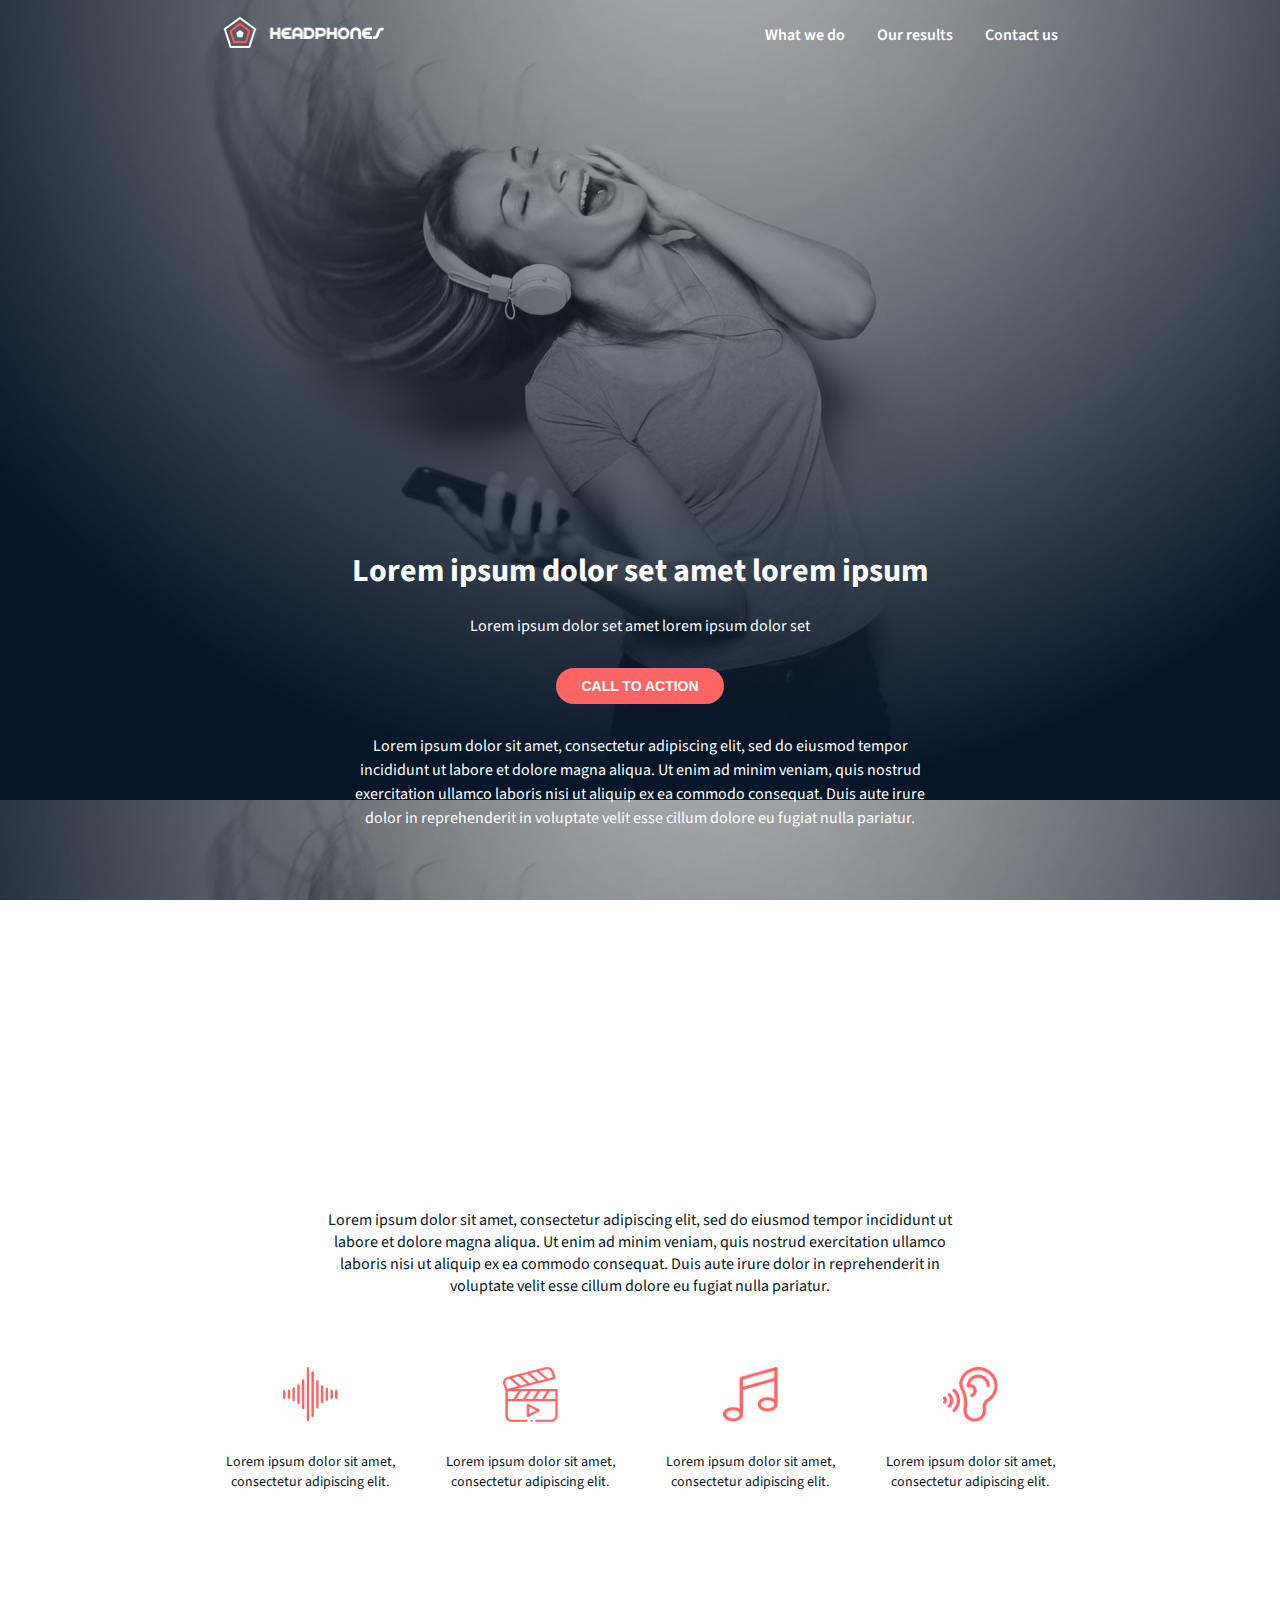
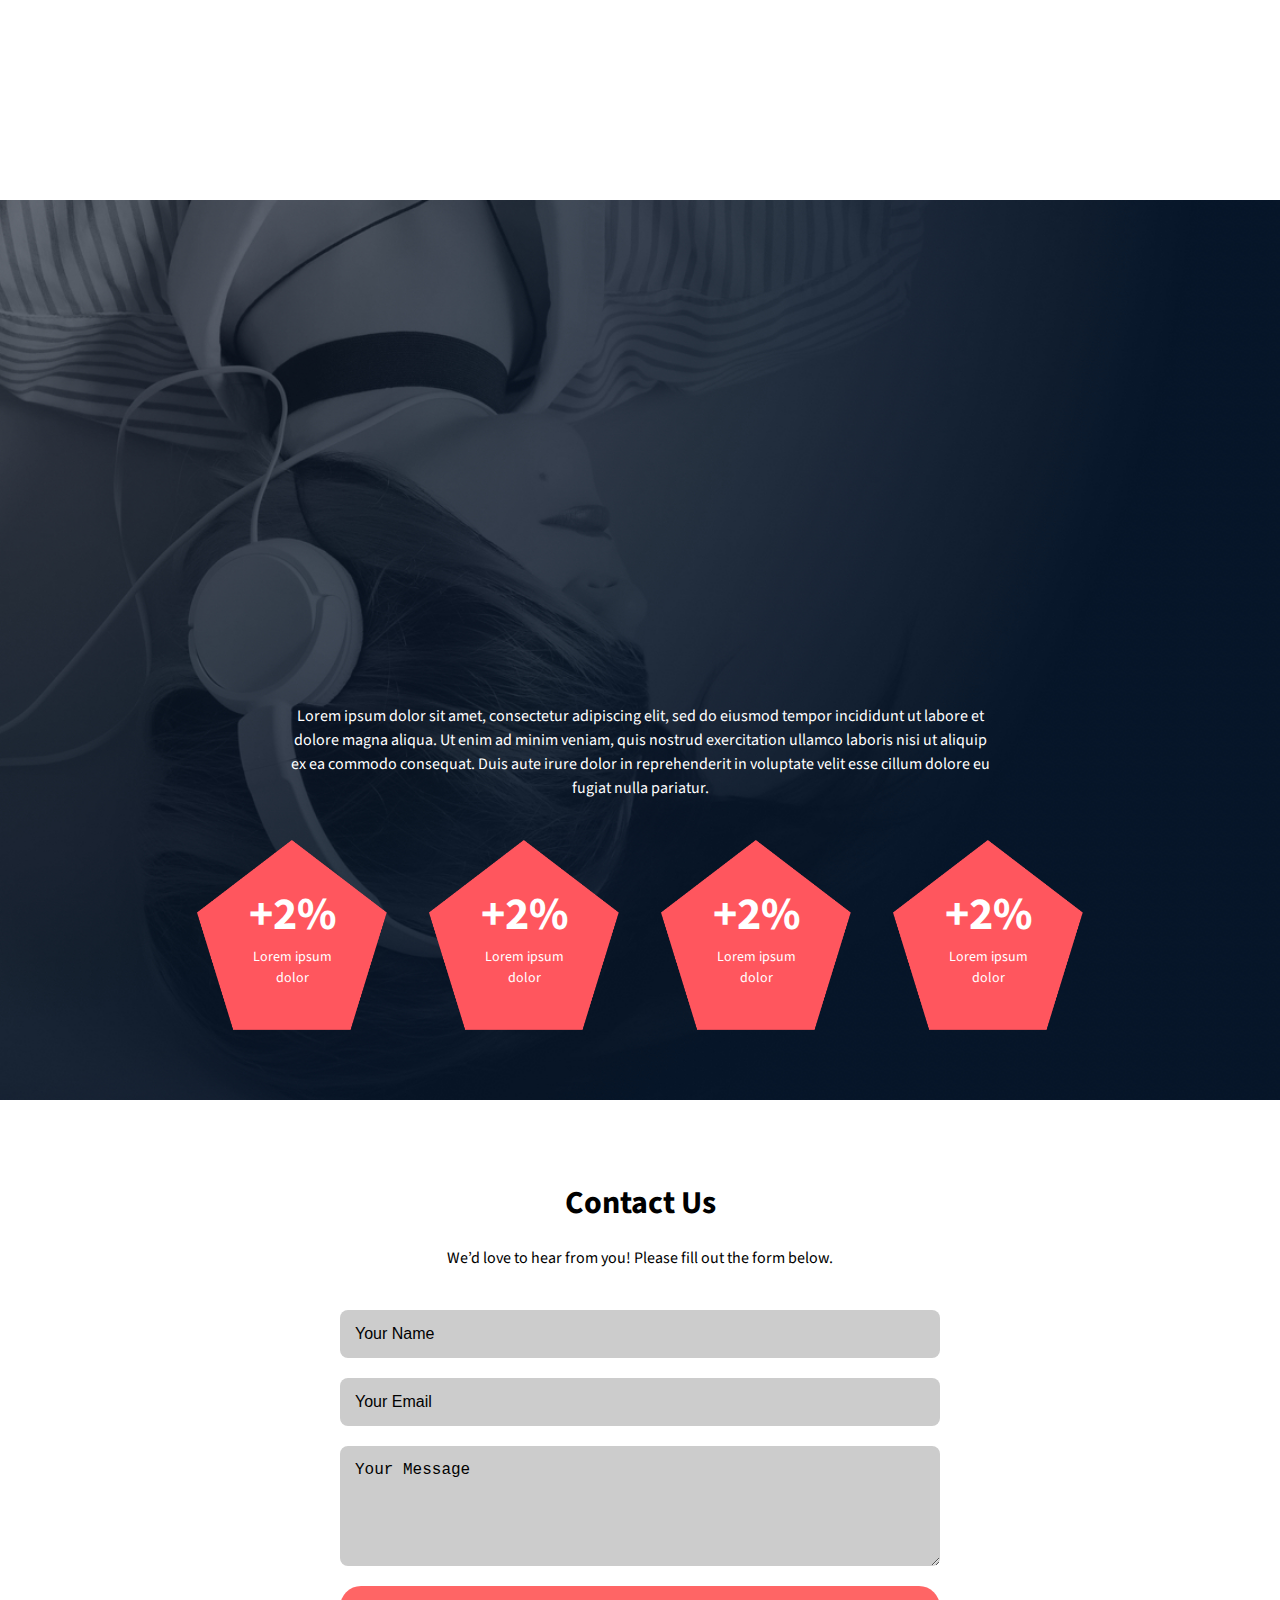
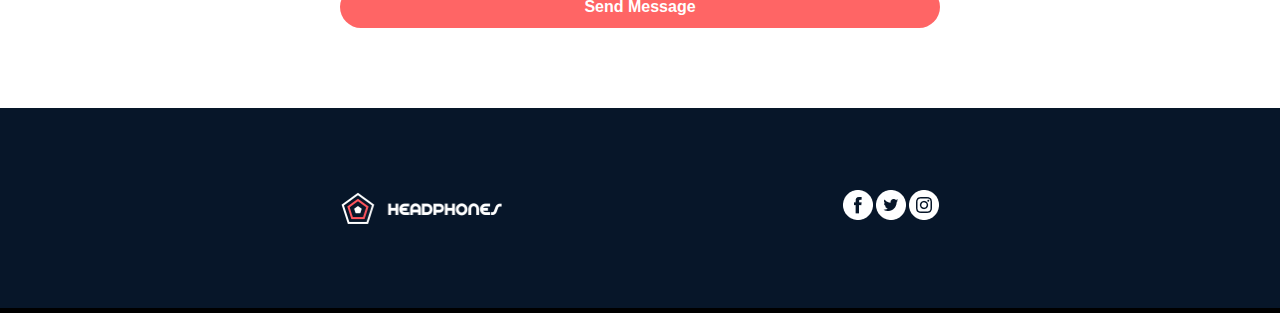
<file: headphones/4-index.html>
<!DOCTYPE html>
<html lang="en">
  <head>
    <meta charset="UTF-8" />
    <meta name="viewport" content="width=device-width, initial-scale=1.0" />
    <link href="4-styles.css" rel="stylesheet" />
    <title>Document</title>
  </head>
  <body>
    <header>
      <a href="#">
        <img src="assets/logo_headphones.png" alt="Logo" />
      </a>
      <button class="nav-toggle" aria-label="toggle navigation">☰</button>
      <nav>
        <a href="#">What we do</a>
        <a href="#">Our results</a>
        <a href="#">Contact us</a>
      </nav>
    </header>
    <main>
      <section class="hero-section">
        <div class="hero-section-content">
          <h1>Lorem ipsum dolor set amet lorem ipsum</h1>
          <p>Lorem ipsum dolor set amet lorem ipsum dolor set</p>
          <button>CALL TO ACTION</button>
          <p style="margin-top: 30px">
            Lorem ipsum dolor sit amet, consectetur adipiscing elit, sed do
            eiusmod tempor incididunt ut labore et dolore magna aliqua. Ut enim
            ad minim veniam, quis nostrud exercitation ullamco laboris nisi ut
            aliquip ex ea commodo consequat. Duis aute irure dolor in
            reprehenderit in voluptate velit esse cillum dolore eu fugiat nulla
            pariatur.
          </p>
        </div>
      </section>
      <section class="what-we-do">
        <p class="title">
          Lorem ipsum dolor sit amet, consectetur adipiscing elit, sed do
          eiusmod tempor incididunt ut labore et dolore magna aliqua. Ut enim ad
          minim veniam, quis nostrud exercitation ullamco laboris nisi ut
          aliquip ex ea commodo consequat. Duis aute irure dolor in
          reprehenderit in voluptate velit esse cillum dolore eu fugiat nulla
          pariatur.
        </p>
        <div class="container">
          <div class="item">
            <img src="assets/sound-frecuency.png" alt="icon" />
            <p>Lorem ipsum dolor sit amet, consectetur adipiscing elit.</p>
          </div>
          <div class="item">
            <img src="assets/video.png" alt="icon" />
            <p>Lorem ipsum dolor sit amet, consectetur adipiscing elit.</p>
          </div>
          <div class="item">
            <img src="assets/music.png" alt="icon" />
            <p>Lorem ipsum dolor sit amet, consectetur adipiscing elit.</p>
          </div>
          <div class="item">
            <img src="assets/hearing.png" alt="icon" />
            <p>Lorem ipsum dolor sit amet, consectetur adipiscing elit.</p>
          </div>
        </div>
      </section>
      <section class="our-results">
        <div class="our-results-content">
          <p>
            Lorem ipsum dolor sit amet, consectetur adipiscing elit, sed do
            eiusmod tempor incididunt ut labore et dolore magna aliqua. Ut enim
            ad minim veniam, quis nostrud exercitation ullamco laboris nisi ut
            aliquip ex ea commodo consequat. Duis aute irure dolor in
            reprehenderit in voluptate velit esse cillum dolore eu fugiat nulla
            pariatur.
          </p>

          <div class="min-container">
            <div class="item">
              <img src="assets/pentagone.png" alt="pentagone-image" />
              <div class="relatives">
                <h1>+2%</h1>
                <p>Lorem ipsum dolor</p>
              </div>
            </div>

            <div class="item">
              <img src="assets/pentagone.png" alt="pentagone-image" />
              <div class="relatives">
                <h1>+2%</h1>
                <p>Lorem ipsum dolor</p>
              </div>
            </div>

            <div class="item">
              <img src="assets/pentagone.png" alt="pentagone-image" />
              <div class="relatives">
                <h1>+2%</h1>
                <p>Lorem ipsum dolor</p>
              </div>
            </div>

            <div class="item">
              <img src="assets/pentagone.png" alt="pentagone-image" />
              <div class="relatives">
                <h1>+2%</h1>
                <p>Lorem ipsum dolor</p>
              </div>
            </div>
          </div>
        </div>
      </section>
      <section class="contact-section" id="contact">
        <div class="contact-container">
          <h2>Contact Us</h2>
          <p>We’d love to hear from you! Please fill out the form below.</p>
          <form class="contact-form">
            <input type="text" name="name" placeholder="Your Name" required />
            <input
              type="email"
              name="email"
              placeholder="Your Email"
              required
            />
            <textarea
              name="message"
              rows="5"
              placeholder="Your Message"
              required
            ></textarea>
            <button type="submit">Send Message</button>
          </form>
        </div>
      </section>
    </main>
    <footer>
      <img src="assets/logo_headphones.png" alt="Logo" />
      <div class="icons">
        <img src="assets/Facebook_White.png" alt="icon" />
        <img src="assets/Twitter_White.png" alt="icon" />
        <img src="assets/instagram.png" alt="icon" />
      </div>
    </footer>
    <script>
      const toggleBtn = document.querySelector(".nav-toggle");
      const nav = document.querySelector("nav");

      toggleBtn.addEventListener("click", () => {
        nav.classList.toggle("nav-open");
      });
    </script>
  </body>
</html>
</file>
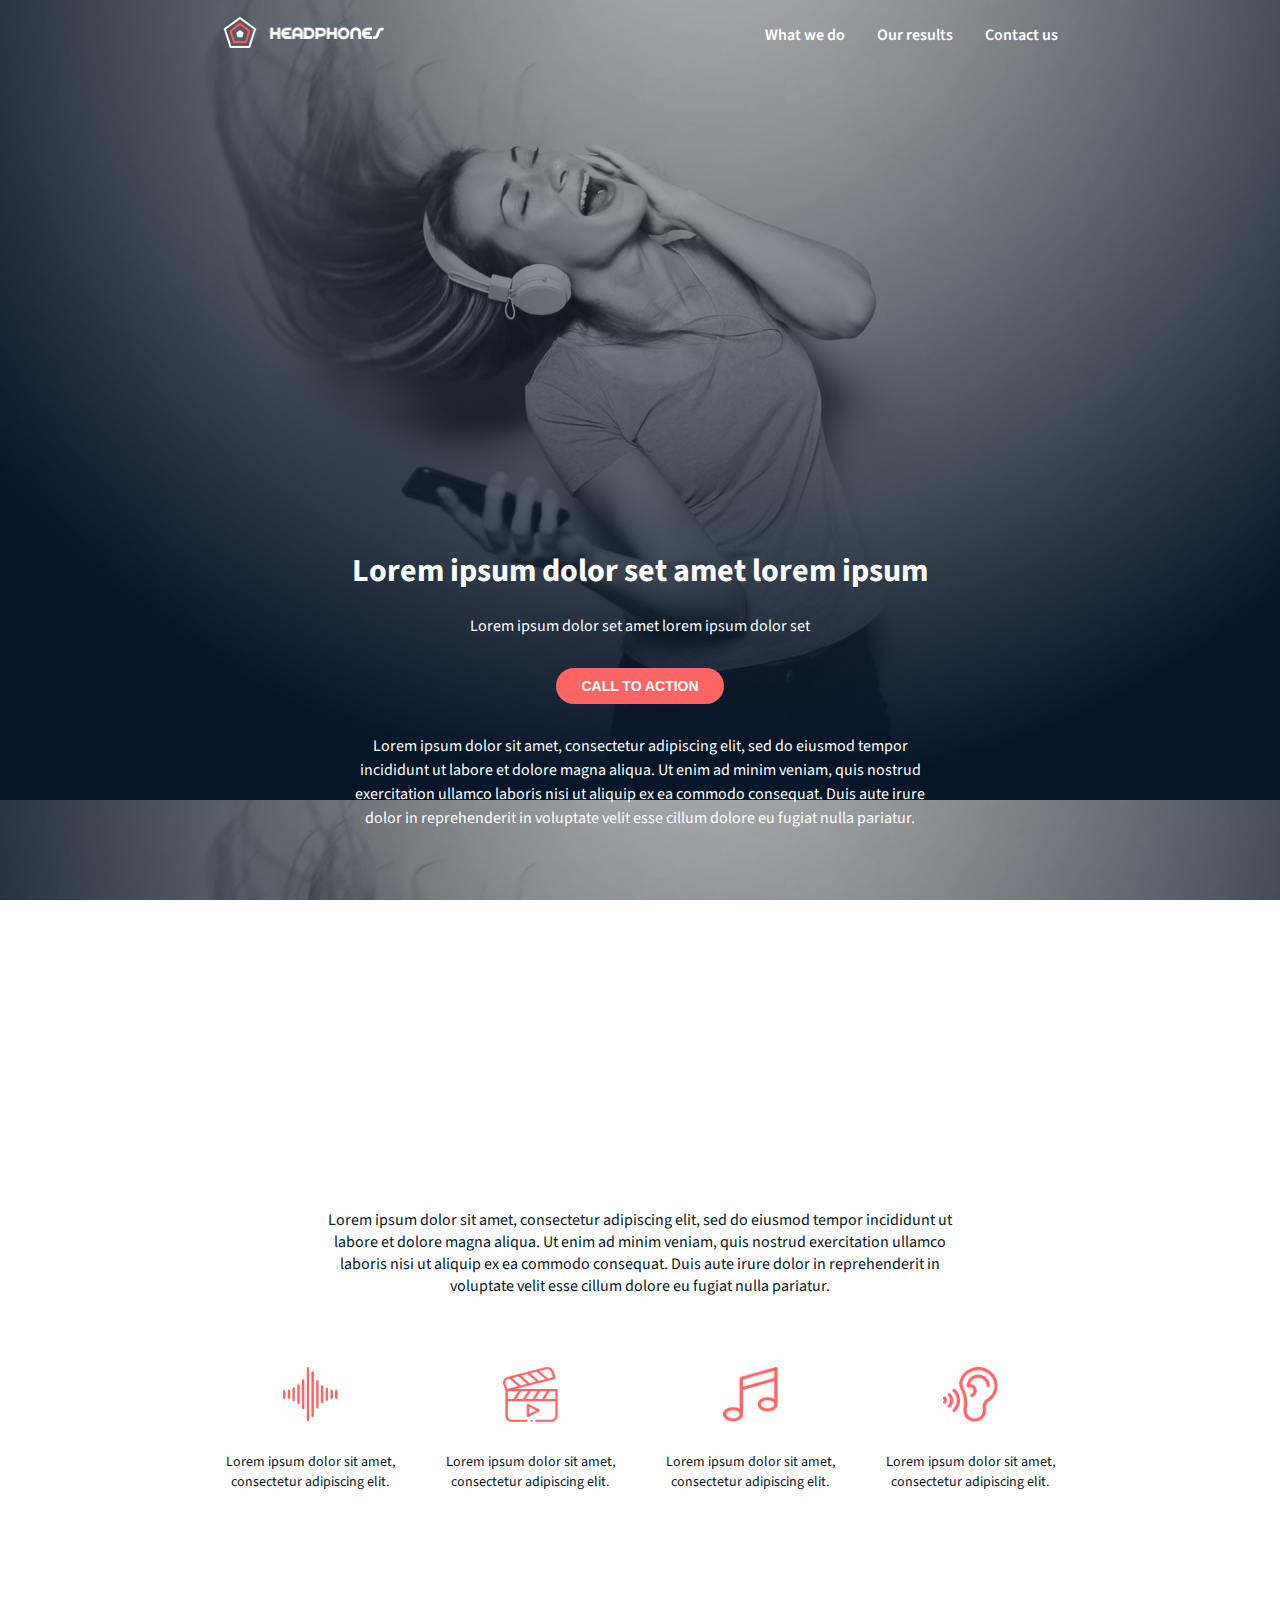
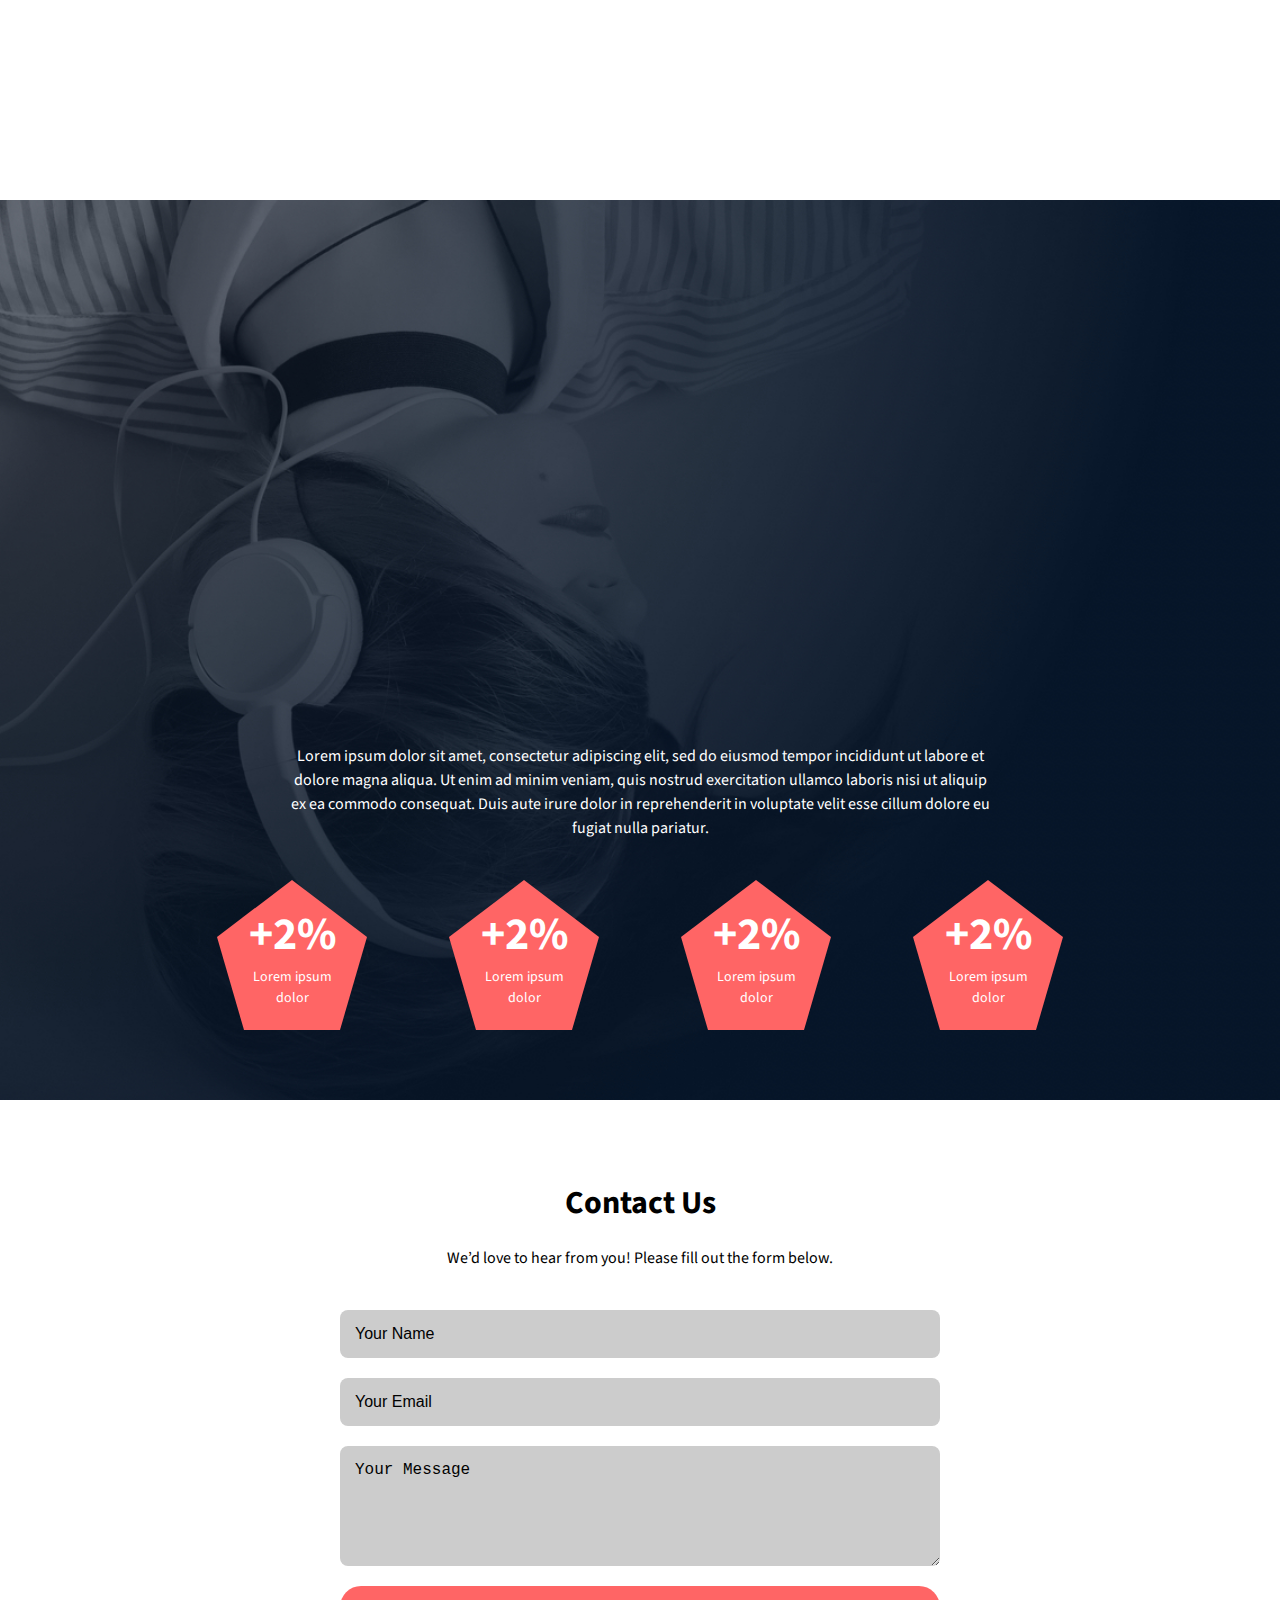
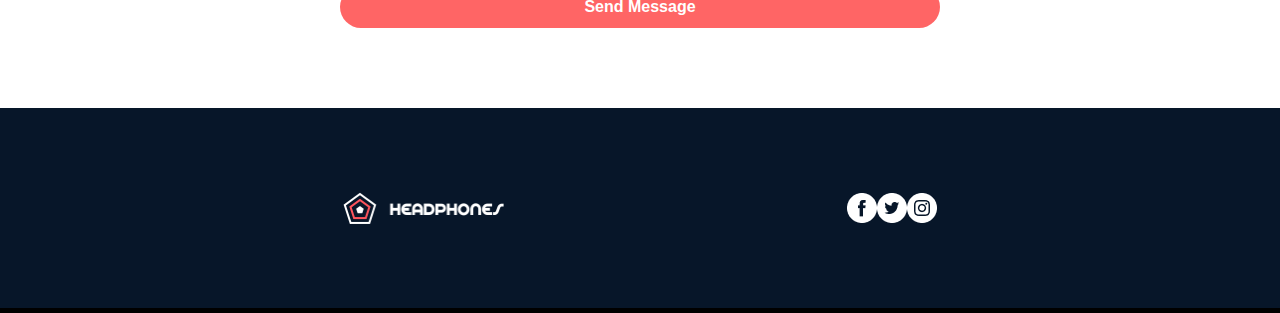
<file: headphones/6-index.html>
<!DOCTYPE html>
<html lang="en">
  <head>
    <meta charset="UTF-8" />
    <meta name="viewport" content="width=device-width, initial-scale=1.0" />
    <link href="6-styles.css" rel="stylesheet" />
    <title>Document</title>
  </head>
  <body>
    <header>
      <a href="#">
        <img src="assets/logo_headphones.png" alt="Logo" />
      </a>
      <button class="nav-toggle" aria-label="toggle navigation">☰</button>
      <nav>
        <a href="#">What we do</a>
        <a href="#">Our results</a>
        <a href="#">Contact us</a>
      </nav>
    </header>
    <main>
      <section class="hero-section">
        <div class="hero-section-content">
          <h1>Lorem ipsum dolor set amet lorem ipsum</h1>
          <p>Lorem ipsum dolor set amet lorem ipsum dolor set</p>
          <button>CALL TO ACTION</button>
          <p style="margin-top: 30px">
            Lorem ipsum dolor sit amet, consectetur adipiscing elit, sed do
            eiusmod tempor incididunt ut labore et dolore magna aliqua. Ut enim
            ad minim veniam, quis nostrud exercitation ullamco laboris nisi ut
            aliquip ex ea commodo consequat. Duis aute irure dolor in
            reprehenderit in voluptate velit esse cillum dolore eu fugiat nulla
            pariatur.
          </p>
        </div>
      </section>
      <section class="what-we-do">
        <p class="title">
          Lorem ipsum dolor sit amet, consectetur adipiscing elit, sed do
          eiusmod tempor incididunt ut labore et dolore magna aliqua. Ut enim ad
          minim veniam, quis nostrud exercitation ullamco laboris nisi ut
          aliquip ex ea commodo consequat. Duis aute irure dolor in
          reprehenderit in voluptate velit esse cillum dolore eu fugiat nulla
          pariatur.
        </p>
        <div class="container">
          <div class="item">
            <img src="assets/sound-frecuency.png" alt="icon" />
            <p>Lorem ipsum dolor sit amet, consectetur adipiscing elit.</p>
          </div>
          <div class="item">
            <img src="assets/video.png" alt="icon" />
            <p>Lorem ipsum dolor sit amet, consectetur adipiscing elit.</p>
          </div>
          <div class="item">
            <img src="assets/music.png" alt="icon" />
            <p>Lorem ipsum dolor sit amet, consectetur adipiscing elit.</p>
          </div>
          <div class="item">
            <img src="assets/hearing.png" alt="icon" />
            <p>Lorem ipsum dolor sit amet, consectetur adipiscing elit.</p>
          </div>
        </div>
      </section>
      <section class="our-results">
        <div class="our-results-content">
          <p>
            Lorem ipsum dolor sit amet, consectetur adipiscing elit, sed do
            eiusmod tempor incididunt ut labore et dolore magna aliqua. Ut enim
            ad minim veniam, quis nostrud exercitation ullamco laboris nisi ut
            aliquip ex ea commodo consequat. Duis aute irure dolor in
            reprehenderit in voluptate velit esse cillum dolore eu fugiat nulla
            pariatur.
          </p>

          <div class="min-container">
            <div class="item">
              <!-- <img src="assets/pentagone.png" alt="pentagone-image" /> -->
              <div class="pentagon"></div>
              <div class="relatives">
                <h1>+2%</h1>
                <p>Lorem ipsum dolor</p>
              </div>
            </div>

            <div class="item">
              <!-- <img src="assets/pentagone.png" alt="pentagone-image" /> -->
              <div class="pentagon"></div>
              <div class="relatives">
                <h1>+2%</h1>
                <p>Lorem ipsum dolor</p>
              </div>
            </div>

            <div class="item">
              <!-- <img src="assets/pentagone.png" alt="pentagone-image" /> -->
              <div class="pentagon"></div>
              <div class="relatives">
                <h1>+2%</h1>
                <p>Lorem ipsum dolor</p>
              </div>
            </div>

            <div class="item">
              <!-- <img src="assets/pentagone.png" alt="pentagone-image" /> -->
              <div class="pentagon"></div>
              <div class="relatives">
                <h1>+2%</h1>
                <p>Lorem ipsum dolor</p>
              </div>
            </div>
          </div>
        </div>
      </section>
      <section class="contact-section" id="contact">
        <div class="contact-container">
          <h2>Contact Us</h2>
          <p>We’d love to hear from you! Please fill out the form below.</p>
          <form class="contact-form">
            <input type="text" name="name" placeholder="Your Name" required />
            <input
              type="email"
              name="email"
              placeholder="Your Email"
              required
            />
            <textarea
              name="message"
              rows="5"
              placeholder="Your Message"
              required
            ></textarea>
            <button type="submit">Send Message</button>
          </form>
        </div>
      </section>
    </main>
    <footer>
      <img src="assets/logo_headphones.png" alt="Logo" />
      <div class="icons">
        <img src="assets/Facebook_White.png" alt="icon" />
        <img src="assets/Twitter_White.png" alt="icon" />
        <img src="assets/instagram.png" alt="icon" />
      </div>
    </footer>
    <script>
      const toggleBtn = document.querySelector(".nav-toggle");
      const nav = document.querySelector("nav");

      toggleBtn.addEventListener("click", () => {
        nav.classList.toggle("nav-open");
      });
    </script>
  </body>
</html>
</file>
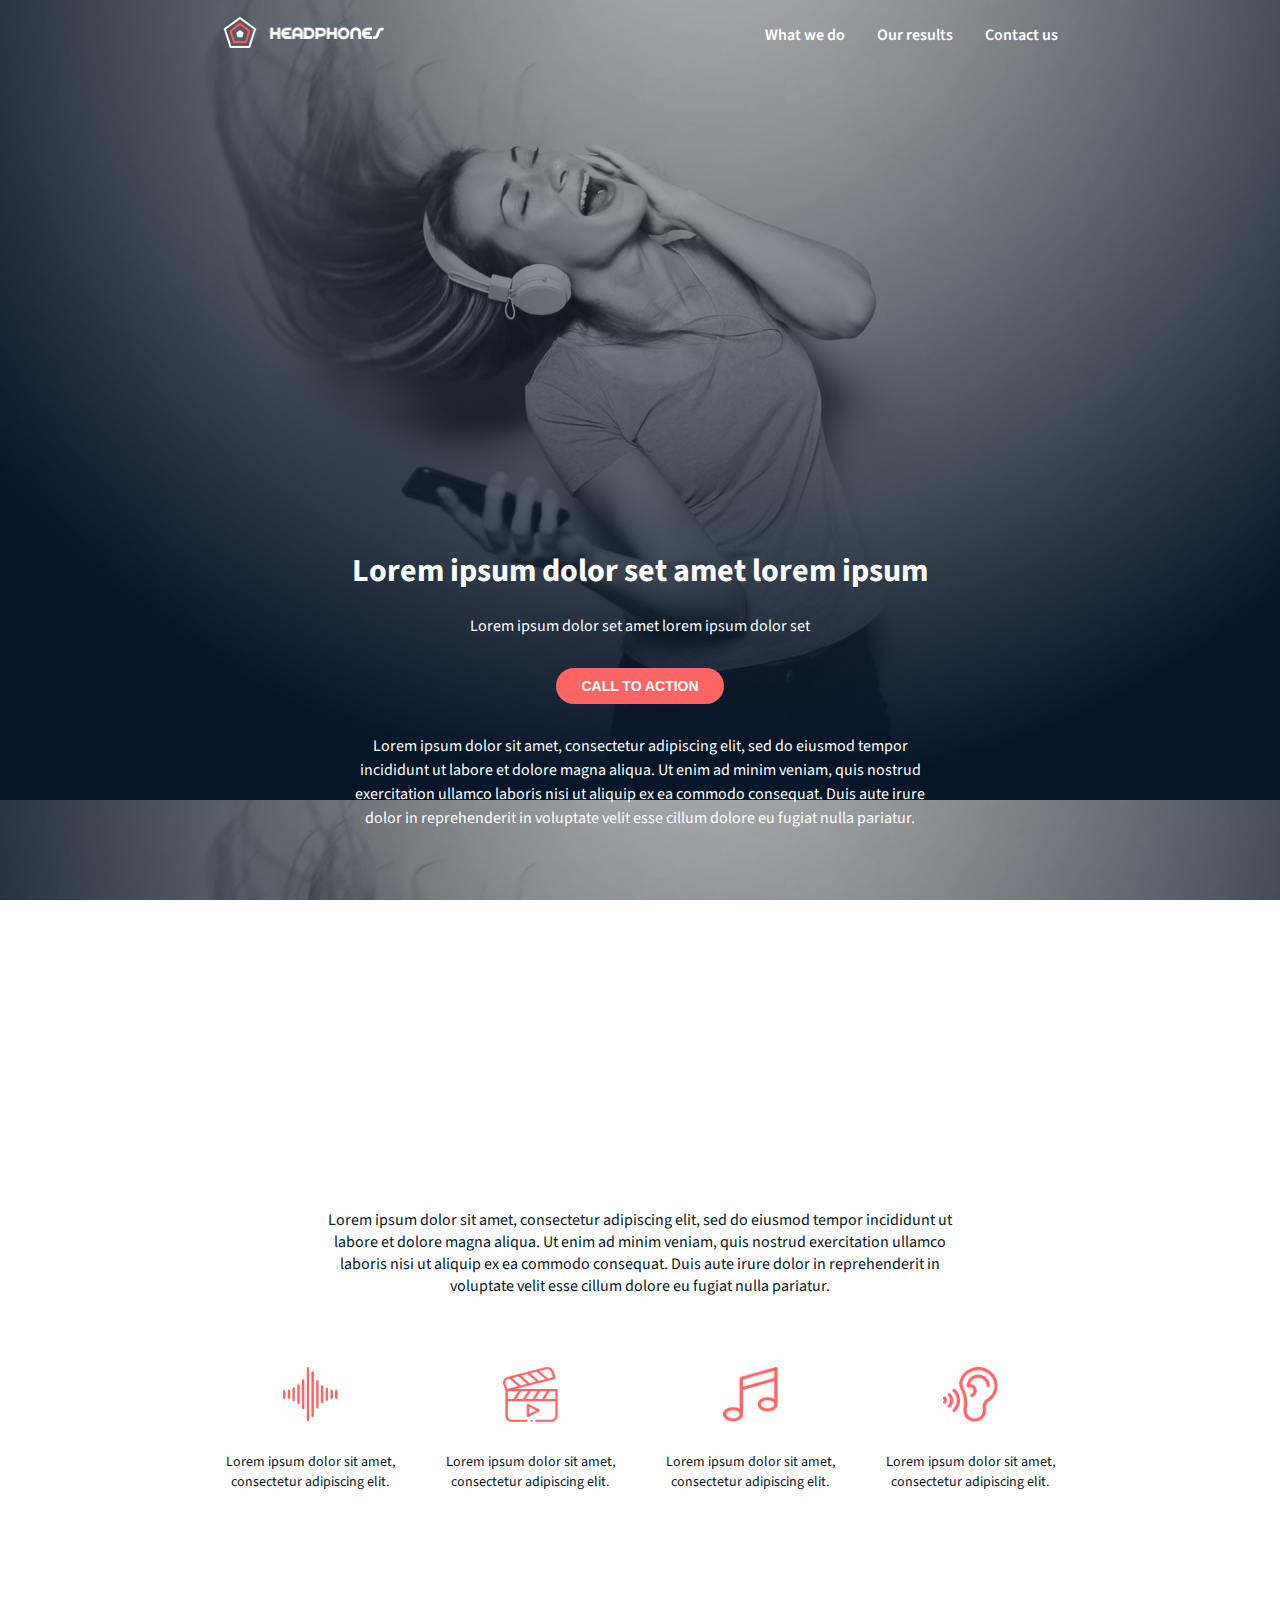
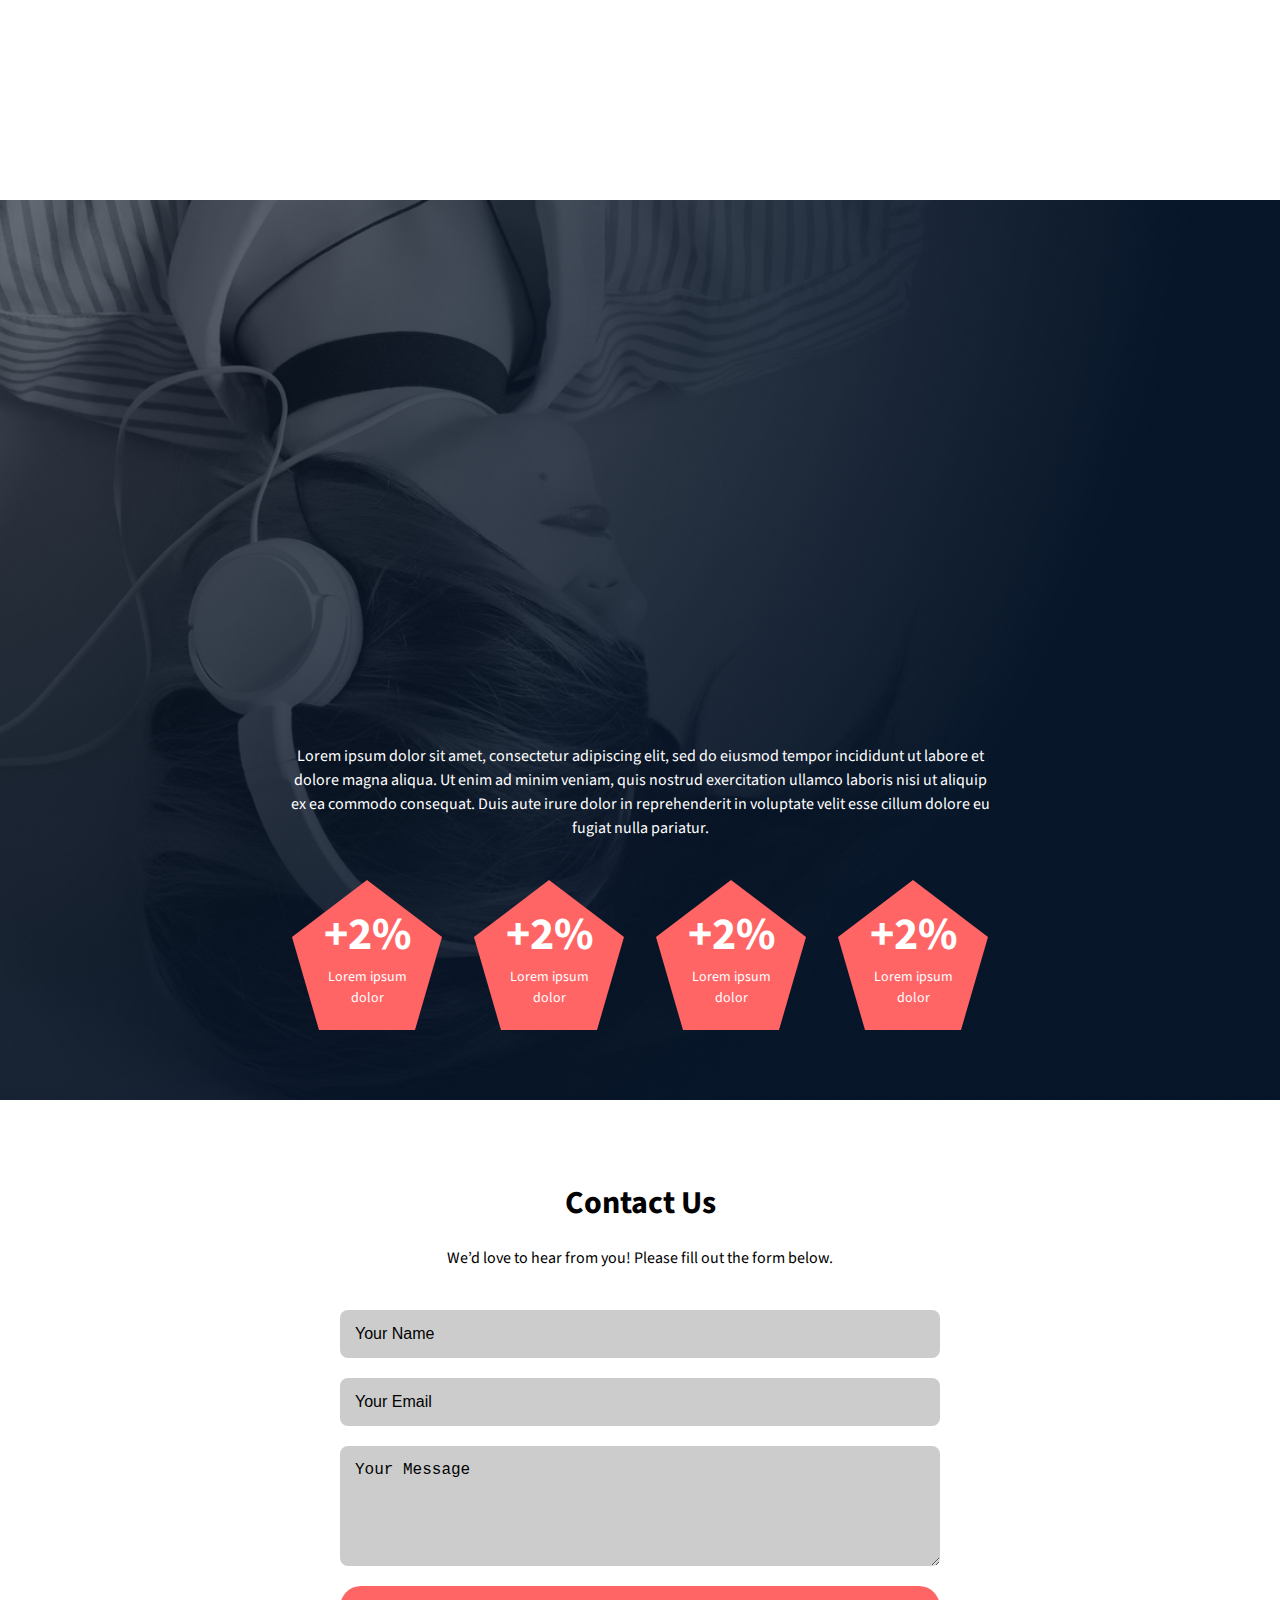
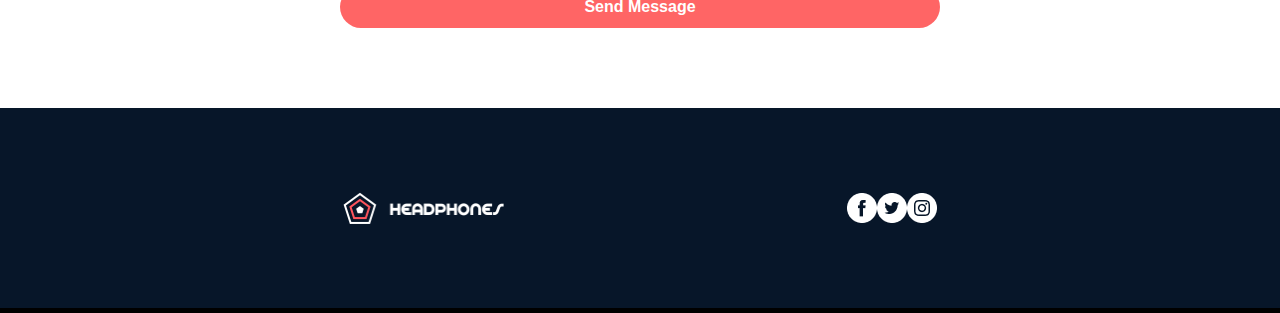
<file: headphones/7-index.html>
<!DOCTYPE html>
<html lang="en">
  <head>
    <meta charset="UTF-8" />
    <meta name="viewport" content="width=device-width, initial-scale=1.0" />
    <link href="7-styles.css" rel="stylesheet" />
    <title>Document</title>
  </head>
  <body>
    <header>
      <a href="#">
        <img src="assets/logo_headphones.png" alt="Logo" />
      </a>
      <button class="nav-toggle" aria-label="toggle navigation">☰</button>
      <nav>
        <a href="#">What we do</a>
        <a href="#">Our results</a>
        <a href="#">Contact us</a>
      </nav>
    </header>
    <main>
      <section class="hero-section">
        <div class="hero-section-content">
          <h1>Lorem ipsum dolor set amet lorem ipsum</h1>
          <p>Lorem ipsum dolor set amet lorem ipsum dolor set</p>
          <button>CALL TO ACTION</button>
          <p style="margin-top: 30px">
            Lorem ipsum dolor sit amet, consectetur adipiscing elit, sed do
            eiusmod tempor incididunt ut labore et dolore magna aliqua. Ut enim
            ad minim veniam, quis nostrud exercitation ullamco laboris nisi ut
            aliquip ex ea commodo consequat. Duis aute irure dolor in
            reprehenderit in voluptate velit esse cillum dolore eu fugiat nulla
            pariatur.
          </p>
        </div>
      </section>
      <section class="what-we-do">
        <p class="title">
          Lorem ipsum dolor sit amet, consectetur adipiscing elit, sed do
          eiusmod tempor incididunt ut labore et dolore magna aliqua. Ut enim ad
          minim veniam, quis nostrud exercitation ullamco laboris nisi ut
          aliquip ex ea commodo consequat. Duis aute irure dolor in
          reprehenderit in voluptate velit esse cillum dolore eu fugiat nulla
          pariatur.
        </p>
        <div class="container">
          <div class="what-item">
            <img src="assets/sound-frecuency.png" alt="icon" />
            <p>Lorem ipsum dolor sit amet, consectetur adipiscing elit.</p>
          </div>
          <div class="what-item">
            <img src="assets/video.png" alt="icon" />
            <p>Lorem ipsum dolor sit amet, consectetur adipiscing elit.</p>
          </div>
          <div class="what-item">
            <img src="assets/music.png" alt="icon" />
            <p>Lorem ipsum dolor sit amet, consectetur adipiscing elit.</p>
          </div>
          <div class="what-item">
            <img src="assets/hearing.png" alt="icon" />
            <p>Lorem ipsum dolor sit amet, consectetur adipiscing elit.</p>
          </div>
        </div>
      </section>
      <section class="our-results">
        <div class="our-results-content">
          <p>
            Lorem ipsum dolor sit amet, consectetur adipiscing elit, sed do
            eiusmod tempor incididunt ut labore et dolore magna aliqua. Ut enim
            ad minim veniam, quis nostrud exercitation ullamco laboris nisi ut
            aliquip ex ea commodo consequat. Duis aute irure dolor in
            reprehenderit in voluptate velit esse cillum dolore eu fugiat nulla
            pariatur.
          </p>

          <div class="min-container">
            <div class="item">
              <!-- <img src="assets/pentagone.png" alt="pentagone-image" /> -->
              <div class="pentagon"></div>
              <div class="relatives">
                <h1>+2%</h1>
                <p>Lorem ipsum dolor</p>
              </div>
            </div>

            <div class="item">
              <!-- <img src="assets/pentagone.png" alt="pentagone-image" /> -->
              <div class="pentagon"></div>
              <div class="relatives">
                <h1>+2%</h1>
                <p>Lorem ipsum dolor</p>
              </div>
            </div>

            <div class="item">
              <!-- <img src="assets/pentagone.png" alt="pentagone-image" /> -->
              <div class="pentagon"></div>
              <div class="relatives">
                <h1>+2%</h1>
                <p>Lorem ipsum dolor</p>
              </div>
            </div>

            <div class="item">
              <!-- <img src="assets/pentagone.png" alt="pentagone-image" /> -->
              <div class="pentagon"></div>
              <div class="relatives">
                <h1>+2%</h1>
                <p>Lorem ipsum dolor</p>
              </div>
            </div>
          </div>
        </div>
      </section>
      <section class="contact-section" id="contact">
        <div class="contact-container">
          <h2>Contact Us</h2>
          <p>We’d love to hear from you! Please fill out the form below.</p>
          <form class="contact-form">
            <input type="text" name="name" placeholder="Your Name" required />
            <input
              type="email"
              name="email"
              placeholder="Your Email"
              required
            />
            <textarea
              name="message"
              rows="5"
              placeholder="Your Message"
              required
            ></textarea>
            <button type="submit">Send Message</button>
          </form>
        </div>
      </section>
    </main>
    <footer>
      <img src="assets/logo_headphones.png" alt="Logo" />
      <div class="icons">
        <img src="assets/Facebook_White.png" alt="icon" />
        <img src="assets/Twitter_White.png" alt="icon" />
        <img src="assets/instagram.png" alt="icon" />
      </div>
    </footer>
    <script>
      const toggleBtn = document.querySelector(".nav-toggle");
      const nav = document.querySelector("nav");

      toggleBtn.addEventListener("click", () => {
        nav.classList.toggle("nav-open");
      });
    </script>
  </body>
</html>
</file>
<file: css_advanced/styles.css>
@import url("https://fonts.googleapis.com/css2?family=Inria+Serif:ital,wght@0,300;0,400;0,700;1,300;1,400;1,700&family=Major+Mono+Display&family=Montserrat:ital,wght@0,100..900;1,100..900&family=Playfair+Display+SC:ital,wght@0,400;0,700;0,900;1,400;1,700;1,900&family=Poppins:ital,wght@0,100;0,200;0,300;0,400;0,500;0,600;0,700;0,800;0,900;1,100;1,200;1,300;1,400;1,500;1,600;1,700;1,800;1,900&family=Quicksand:wght@300..700&family=Roboto:ital,wght@0,100;0,300;0,400;0,500;0,700;0,900;1,100;1,300;1,400;1,500;1,700;1,900&family=Source+Sans+3:ital,wght@0,200..900;1,200..900&display=swap");

* {
  box-sizing: border-box;
  margin: 0;
  padding: 0;
}

body {
  font-family: "Source Sans 3", sans-serif;
  position: relative;
  background-color: #000;
  color: white;
}

header {
  position: absolute;
  top: 0;
  left: 0;
  width: 100%;
  display: flex;
  justify-content: space-around;
  align-items: center;
  padding: 1rem 2rem;
  z-index: 1000;
  background: transparent;
}

nav {
  display: flex;
  gap: 2rem;
}

nav a {
  text-decoration: none;
  color: #fff;
  font-weight: 600;
  transition: color 0.3s;
}

nav a:hover {
  color: #ffcc00;
}

.banner {
  background-image: url("assets/background.png");
  background-size: cover;
  background-position: center;
  height: 150vh;
  position: relative;
  display: flex;
  flex-direction: column;
  justify-content: center;
  align-items: center;
  padding: 2rem;
  text-align: center;
}

.banner::before {
  content: "";
  position: absolute;
  top: 0;
  left: 0;
  right: 0;
  bottom: 0;
  background: rgba(0, 0, 0, 0.4);
  z-index: 0;
}

.intro-block,
.features-block {
  position: relative;
  z-index: 1;
}

.intro-block h1 {
  font-size: 120px;
  font-weight: 700;
}

.intro-block p {
  font-size: 1.2rem;
}

.intro-block button {
  margin-top: 24px;
  padding: 12px 12px;
  font-size: 14px;
  background-color: #c271ff;
  border: none;
  color: white;
  border-radius: 20px;
  cursor: pointer;
  font-weight: 600;
}

.features-block {
  margin-top: 4rem;
}

.features-list {
  display: flex;
  justify-content: center;
  gap: 2rem;
  flex-wrap: wrap;
}

.feature-item {
  max-width: 200px;
  text-align: center;
}

.quote {
  background-color: #c271ff;
}
.quote-block {
  margin: auto;
}
.quote-content blockquote {
  width: 80%;
  margin-top: 2rem;
}
.videos {
  background-color: #fff;
  height: 100vh;
  color: #000;
}
.video-item {
  width: 255px;
  height: 335px;
  text-align: start;
}
.thumbnail-wrapper {
  position: relative;
  width: 100%;
  height: auto;
  border-radius: 8px;
  overflow: hidden;
}

.thumbnail-wrapper .thumbnail {
  width: 100%;
  display: block;
  border-radius: 8px;
}

.thumbnail-wrapper .play-icon {
  position: absolute;
  top: 50%;
  left: 50%;
  width: 64px;
  height: 64px;
  transform: translate(-50%, -50%);
  opacity: 0.85;
  cursor: pointer;
}

.video-item img {
  width: 255px;
  height: 154px;
  border-radius: 12px;
}
.author-info {
  display: flex;
  flex-direction: row;
  align-items: center;
  gap: 5px;
  margin-bottom: 16px;
}
.author-info img {
  width: 30px;
  height: 30px;
  border-radius: 50%;
}
.stars img {
  width: 15px;
  height: 15px;
}
.rating {
  display: flex;
  flex-direction: row;
  justify-content: space-between;
  margin: 0 12px;
}
.rating p {
  color: #c271ff;
  font-weight: 600;
}
.quote,
.videos,
.membership,
.faq,
footer {
  padding: 4rem 2rem;
  text-align: center;
}

.quote-block,
.video-list,
.membership-list,
.faq-rows {
  display: flex;
  justify-content: center;
  gap: 2rem;
  flex-wrap: wrap;
}

.membership {
  background-color: #061125;
  color: #fff;
  text-align: center;
  padding: 60px 20px;
}

.membership h2 {
  font-size: 2rem;
  margin-bottom: 40px;
  font-weight: 400;
}

.membership h2 span {
  color: #a156e8;
  font-weight: 600;
}

.membership-list {
  display: flex;
  flex-wrap: wrap;
  justify-content: center;
  gap: 40px;
  margin-bottom: 40px;
}

.membership-item {
  width: 200px;
  text-align: center;
}

.membership-item img {
  width: 50px;
  margin-bottom: 20px;
}

.membership-item h3 {
  margin-bottom: 10px;
  font-size: 1rem;
  font-weight: 600;
}

.membership-item p {
  font-size: 0.9rem;
  color: #ccc;
}

.register-btn {
  background: linear-gradient(90deg, #a156e8, #e172ff);
  border: none;
  border-radius: 30px;
  padding: 12px 30px;
  color: white;
  font-size: 0.9rem;
  cursor: pointer;
  text-transform: uppercase;
  font-weight: 600;
  transition: 0.3s ease;
}

.register-btn:hover {
  opacity: 0.85;
}

.faq {
  background-color: #fff;
  padding: 80px 20px;
  text-align: center;
  color: #0f1b2b;
}

.faq h2 {
  font-size: 3rem;
  letter-spacing: 0.1em;
  font-weight: 300;
  margin-bottom: 60px;
}

.faq-rows {
  display: flex;
  flex-direction: column;
  gap: 40px;
}

.faq-row {
  display: flex;
  justify-content: center;
  gap: 60px;
  flex-wrap: wrap;
}

.faq-item {
  max-width: 500px;
  text-align: left;
}

.faq-item h3 {
  font-size: 1.1rem;
  font-weight: 600;
  margin-bottom: 12px;
}

.faq-item p {
  color: #6c7a89;
  line-height: 1.6;
  font-size: 0.95rem;
}

footer {
  height: 30vh;
  background-color: #071629;
  color: #fff;
  padding: 2rem;
}
.footer-row {
  width: 100%;
  display: flex;
  flex-direction: row;
  justify-content: space-around;
  align-items: center;
}
.social-links img {
  width: 30px;
  height: 30px;
}
.footer-container {
  display: flex;
  flex-direction: column;
  gap: 5rem;
}
.footer-container p {
  font-weight: 400;
  font-size: 12px;
  color: #6c7a89;
}
</file>
<file: headphones/0-styles.css>
@import url("https://fonts.googleapis.com/css2?family=Inria+Serif:ital,wght@0,300;0,400;0,700;1,300;1,400;1,700&family=Major+Mono+Display&family=Montserrat:ital,wght@0,100..900;1,100..900&family=Playfair+Display+SC:ital,wght@0,400;0,700;0,900;1,400;1,700;1,900&family=Poppins:ital,wght@0,100;0,200;0,300;0,400;0,500;0,600;0,700;0,800;0,900;1,100;1,200;1,300;1,400;1,500;1,600;1,700;1,800;1,900&family=Quicksand:wght@300..700&family=Roboto:ital,wght@0,100;0,300;0,400;0,500;0,700;0,900;1,100;1,300;1,400;1,500;1,700;1,900&family=Source+Sans+3:ital,wght@0,200..900;1,200..900&display=swap");

* {
  box-sizing: border-box;
  margin: 0;
  padding: 0;
}

body {
  font-family: "Source Sans 3", sans-serif;
  position: relative;
  background-color: black;
}

/* Header */
header {
  position: absolute;
  top: 0;
  left: 0;
  width: 100%;
  display: flex;
  justify-content: space-around;
  align-items: center;
  padding: 1rem 2rem;
  z-index: 1000;
  background: transparent;
}

header img {
  width: 161px;
  height: 32px;
}

/* Toggle Button (Hamburger) */
.nav-toggle {
  display: none;
  font-size: 2rem;
  color: white;
  background: none;
  border: none;
  cursor: pointer;
}

/* Navigation */
nav {
  display: flex;
  gap: 2rem;
}

nav a {
  text-decoration: none;
  color: #fff;
  font-weight: 600;
  transition: color 0.3s;
}

nav a:hover,
nav a:active {
  color: #ff6565;
}

/* Hero Section */
.hero-section {
  background-image: url("assets/headphones_hero_1.jpg");
  height: 100vh;
  color: white;
  position: relative;
}

/* Hero Content */
.hero-section-content {
  position: absolute;
  bottom: 70px;
  left: 50%;
  transform: translateX(-50%);
  display: flex;
  flex-direction: column;
  justify-content: center;
  align-items: center;
  text-align: center;
  padding: 0 1rem;
  max-width: 1000px;
  width: 100%;
}

.hero-section-content h1 {
  font-size: 32px;
  margin-bottom: 20px;
}

.hero-section-content p {
  font-size: 16px;
  line-height: 1.5;
  max-width: 600px;
}

.hero-section-content button {
  background-color: #ff6565;
  color: white;
  border-radius: 25px;
  border: none;
  padding: 10px 25px;
  margin-top: 30px;
  font-weight: bold;
  font-size: 14px;
  cursor: pointer;
  transition: opacity 0.3s;
}

.hero-section-content button:hover,
.hero-section-content button:active {
  opacity: 0.9;
}

/* ----------------- */
/* Responsive Styles */
/* ----------------- */
@media screen and (max-width: 480px) {
  header {
    flex-wrap: wrap;
    justify-content: space-between;
  }

  .nav-toggle {
    display: block;
  }

  nav {
    width: 100%;
    flex-direction: column;
    align-items: center;
    gap: 1rem;
    margin-top: 1rem;
    display: none; /* Hide by default */
  }

  nav.nav-open {
    display: flex;
  }

  .hero-section {
    background-position: center;
    background-size: cover;
  }

  .hero-section-content {
    bottom: 30px;
    padding: 0 1rem;
  }

  .hero-section-content h1 {
    font-size: 24px;
  }

  .hero-section-content p {
    font-size: 14px;
    max-width: 90%;
  }

  .hero-section-content button {
    font-size: 13px;
    padding: 8px 20px;
  }
}
</file>
<file: headphones/1-styles.css>
@import url("https://fonts.googleapis.com/css2?family=Inria+Serif:ital,wght@0,300;0,400;0,700;1,300;1,400;1,700&family=Major+Mono+Display&family=Montserrat:ital,wght@0,100..900;1,100..900&family=Playfair+Display+SC:ital,wght@0,400;0,700;0,900;1,400;1,700;1,900&family=Poppins:ital,wght@0,100;0,200;0,300;0,400;0,500;0,600;0,700;0,800;0,900;1,100;1,200;1,300;1,400;1,500;1,600;1,700;1,800;1,900&family=Quicksand:wght@300..700&family=Roboto:ital,wght@0,100;0,300;0,400;0,500;0,700;0,900;1,100;1,300;1,400;1,500;1,700;1,900&family=Source+Sans+3:ital,wght@0,200..900;1,200..900&display=swap");

* {
  box-sizing: border-box;
  margin: 0;
  padding: 0;
}

body {
  font-family: "Source Sans 3", sans-serif;
  position: relative;
  background-color: black;
}

/* Header */
header {
  position: absolute;
  top: 0;
  left: 0;
  width: 100%;
  display: flex;
  justify-content: space-around;
  align-items: center;
  padding: 1rem 2rem;
  z-index: 1000;
  background: transparent;
}

header img {
  width: 161px;
  height: 32px;
}

/* Toggle Button (Hamburger) */
.nav-toggle {
  display: none;
  font-size: 2rem;
  color: white;
  background: none;
  border: none;
  cursor: pointer;
}

/* Navigation */
nav {
  display: flex;
  gap: 2rem;
}

nav a {
  text-decoration: none;
  color: #fff;
  font-weight: 600;
  transition: color 0.3s;
}

nav a:hover,
nav a:active {
  color: #ff6565;
}

/* Hero Section */
.hero-section {
  background-image: url("assets/headphones_hero_1.jpg");
  height: 100vh;
  color: white;
  position: relative;
}

/* Hero Content */
.hero-section-content {
  position: absolute;
  bottom: 70px;
  left: 50%;
  transform: translateX(-50%);
  display: flex;
  flex-direction: column;
  justify-content: center;
  align-items: center;
  text-align: center;
  padding: 0 1rem;
  max-width: 1000px;
  width: 100%;
}

.hero-section-content h1 {
  font-size: 32px;
  margin-bottom: 20px;
}

.hero-section-content p {
  font-size: 16px;
  line-height: 1.5;
  max-width: 600px;
}

.hero-section-content button {
  background-color: #ff6565;
  color: white;
  border-radius: 25px;
  border: none;
  padding: 10px 25px;
  margin-top: 30px;
  font-weight: bold;
  font-size: 14px;
  cursor: pointer;
  transition: opacity 0.3s;
}

.hero-section-content button:hover,
.hero-section-content button:active {
  opacity: 0.9;
}

.what-we-do {
  background-color: white;
  color: #071629;
  height: 100vh;
  display: flex;
  flex-direction: column;
  justify-content: center;
  align-items: center;
}
.what-we-do .title {
  text-align: center;
  font-size: 16px;
  width: 50%;
}
.container {
  display: flex;
  flex-direction: row;
  justify-content: space-evenly;
  margin-top: 50px;
  gap: 20px;
}
.item {
  width: 200px;
  display: flex;
  flex-direction: column;
  gap: 10px;
}
.item img {
  width: 55px;
  height: 55px;
  margin: 20px auto;
}
.item p {
  font-size: 14px;
  text-align: center;
}
/* ----------------- */
/* Responsive Styles */
/* ----------------- */
@media screen and (max-width: 480px) {
  header {
    flex-wrap: wrap;
    justify-content: space-between;
  }

  .nav-toggle {
    display: block;
  }

  nav {
    width: 100%;
    flex-direction: column;
    align-items: center;
    gap: 1rem;
    margin-top: 1rem;
    display: none; /* Hide by default */
  }

  nav.nav-open {
    display: flex;
  }

  .hero-section {
    background-position: center;
    background-size: cover;
  }

  .hero-section-content {
    bottom: 30px;
    padding: 0 1rem;
  }

  .hero-section-content h1 {
    font-size: 24px;
  }

  .hero-section-content p {
    font-size: 14px;
    max-width: 90%;
  }

  .hero-section-content button {
    font-size: 13px;
    padding: 8px 20px;
  }
}
</file>
<file: headphones/2-styles.css>
@import url("https://fonts.googleapis.com/css2?family=Inria+Serif:ital,wght@0,300;0,400;0,700;1,300;1,400;1,700&family=Major+Mono+Display&family=Montserrat:ital,wght@0,100..900;1,100..900&family=Playfair+Display+SC:ital,wght@0,400;0,700;0,900;1,400;1,700;1,900&family=Poppins:ital,wght@0,100;0,200;0,300;0,400;0,500;0,600;0,700;0,800;0,900;1,100;1,200;1,300;1,400;1,500;1,600;1,700;1,800;1,900&family=Quicksand:wght@300..700&family=Roboto:ital,wght@0,100;0,300;0,400;0,500;0,700;0,900;1,100;1,300;1,400;1,500;1,700;1,900&family=Source+Sans+3:ital,wght@0,200..900;1,200..900&display=swap");

* {
  box-sizing: border-box;
  margin: 0;
  padding: 0;
}

body {
  font-family: "Source Sans 3", sans-serif;
  position: relative;
  background-color: black;
}

/* Header */
header {
  position: absolute;
  top: 0;
  left: 0;
  width: 100%;
  display: flex;
  justify-content: space-around;
  align-items: center;
  padding: 1rem 2rem;
  z-index: 1000;
  background: transparent;
}

header img {
  width: 161px;
  height: 32px;
}

/* Toggle Button (Hamburger) */
.nav-toggle {
  display: none;
  font-size: 2rem;
  color: white;
  background: none;
  border: none;
  cursor: pointer;
}

/* Navigation */
nav {
  display: flex;
  gap: 2rem;
}

nav a {
  text-decoration: none;
  color: #fff;
  font-weight: 600;
  transition: color 0.3s;
}

nav a:hover,
nav a:active {
  color: #ff6565;
}

/* Hero Section */
.hero-section {
  background-image: url("assets/headphones_hero_1.jpg");
  height: 100vh;
  color: white;
  position: relative;
}

/* Hero Content */
.hero-section-content {
  position: absolute;
  bottom: 70px;
  left: 50%;
  transform: translateX(-50%);
  display: flex;
  flex-direction: column;
  justify-content: center;
  align-items: center;
  text-align: center;
  padding: 0 1rem;
  max-width: 1000px;
  width: 100%;
}

.hero-section-content h1 {
  font-size: 32px;
  margin-bottom: 20px;
}

.hero-section-content p {
  font-size: 16px;
  line-height: 1.5;
  max-width: 600px;
}

.hero-section-content button {
  background-color: #ff6565;
  color: white;
  border-radius: 25px;
  border: none;
  padding: 10px 25px;
  margin-top: 30px;
  font-weight: bold;
  font-size: 14px;
  cursor: pointer;
  transition: opacity 0.3s;
}

.hero-section-content button:hover,
.hero-section-content button:active {
  opacity: 0.9;
}

.what-we-do {
  background-color: white;
  color: #071629;
  height: 100vh;
  display: flex;
  flex-direction: column;
  justify-content: center;
  align-items: center;
}
.what-we-do .title {
  text-align: center;
  font-size: 16px;
  width: 50%;
}
.container {
  display: flex;
  flex-direction: row;
  justify-content: space-evenly;
  margin-top: 50px;
  gap: 20px;
}
.item {
  width: 200px;
  display: flex;
  flex-direction: column;
  gap: 10px;
}
.what-we-do .item img {
  width: 55px;
  height: 55px;
  margin: 20px auto;
}
.item p {
  font-size: 14px;
  text-align: center;
}
.our-results {
  background-image: url("assets/headphones_hero_2.jpg");
  background-size: cover;
  background-position: center;
  height: 100vh;
  color: white;
  position: relative;
}

.our-results-content {
  position: absolute;
  bottom: 70px;
  left: 50%;
  transform: translateX(-50%);
  display: flex;
  flex-direction: column;
  align-items: center;
  text-align: center;
  max-width: 1000px;
  width: 100%;
  padding: 0 1rem;
}

.our-results-content p {
  font-size: 16px;
  line-height: 1.5;
  margin-bottom: 40px;
  max-width: 700px;
}

.min-container {
  display: flex;
  justify-content: center;
  flex-wrap: wrap;
  gap: 2rem;
}

.item {
  position: relative;
  display: flex;
  flex-direction: column;
  align-items: center;
}

.item img {
  width: 190px;
  height: 190px;
}

.relatives {
  position: absolute;
  top: 50%;
  left: 50%;
  transform: translate(-50%, -50%);
  text-align: center;
}

.relatives h1 {
  font-size: 46px;
  margin: 0;
}

.relatives p {
  font-size: 14px;
  margin: 0;
}

/* ✅ Mobile Responsive */
@media screen and (max-width: 480px) {
  .our-results-content {
    bottom: 30px;
    padding: 0 1rem;
  }

  .our-results-content p {
    font-size: 14px;
  }

  .item img {
    width: 130px;
    height: 130px;
  }

  .relatives h1 {
    font-size: 18px;
  }

  .relatives p {
    font-size: 12px;
  }
}

/* ----------------- */
/* Responsive Styles */
/* ----------------- */
@media screen and (max-width: 480px) {
  header {
    flex-wrap: wrap;
    justify-content: space-between;
  }

  .nav-toggle {
    display: block;
  }

  nav {
    width: 100%;
    flex-direction: column;
    align-items: center;
    gap: 1rem;
    margin-top: 1rem;
    display: none; /* Hide by default */
  }

  nav.nav-open {
    display: flex;
  }

  .hero-section {
    background-position: center;
    background-size: cover;
  }

  .hero-section-content {
    bottom: 30px;
    padding: 0 1rem;
  }

  .hero-section-content h1 {
    font-size: 24px;
  }

  .hero-section-content p {
    font-size: 14px;
    max-width: 90%;
  }

  .hero-section-content button {
    font-size: 13px;
    padding: 8px 20px;
  }
}
</file>
<file: headphones/3-styles.css>
@import url("https://fonts.googleapis.com/css2?family=Inria+Serif:ital,wght@0,300;0,400;0,700;1,300;1,400;1,700&family=Major+Mono+Display&family=Montserrat:ital,wght@0,100..900;1,100..900&family=Playfair+Display+SC:ital,wght@0,400;0,700;0,900;1,400;1,700;1,900&family=Poppins:ital,wght@0,100;0,200;0,300;0,400;0,500;0,600;0,700;0,800;0,900;1,100;1,200;1,300;1,400;1,500;1,600;1,700;1,800;1,900&family=Quicksand:wght@300..700&family=Roboto:ital,wght@0,100;0,300;0,400;0,500;0,700;0,900;1,100;1,300;1,400;1,500;1,700;1,900&family=Source+Sans+3:ital,wght@0,200..900;1,200..900&display=swap");

* {
  box-sizing: border-box;
  margin: 0;
  padding: 0;
}

body {
  font-family: "Source Sans 3", sans-serif;
  position: relative;
  background-color: black;
}

/* Header */
header {
  position: absolute;
  top: 0;
  left: 0;
  width: 100%;
  display: flex;
  justify-content: space-around;
  align-items: center;
  padding: 1rem 2rem;
  z-index: 1000;
  background: transparent;
}

header img {
  width: 161px;
  height: 32px;
}

/* Toggle Button (Hamburger) */
.nav-toggle {
  display: none;
  font-size: 2rem;
  color: white;
  background: none;
  border: none;
  cursor: pointer;
}

/* Navigation */
nav {
  display: flex;
  gap: 2rem;
}

nav a {
  text-decoration: none;
  color: #fff;
  font-weight: 600;
  transition: color 0.3s;
}

nav a:hover,
nav a:active {
  color: #ff6565;
}

/* Hero Section */
.hero-section {
  background-image: url("assets/headphones_hero_1.jpg");
  height: 100vh;
  color: white;
  position: relative;
}

/* Hero Content */
.hero-section-content {
  position: absolute;
  bottom: 70px;
  left: 50%;
  transform: translateX(-50%);
  display: flex;
  flex-direction: column;
  justify-content: center;
  align-items: center;
  text-align: center;
  padding: 0 1rem;
  max-width: 1000px;
  width: 100%;
}

.hero-section-content h1 {
  font-size: 32px;
  margin-bottom: 20px;
}

.hero-section-content p {
  font-size: 16px;
  line-height: 1.5;
  max-width: 600px;
}

.hero-section-content button {
  background-color: #ff6565;
  color: white;
  border-radius: 25px;
  border: none;
  padding: 10px 25px;
  margin-top: 30px;
  font-weight: bold;
  font-size: 14px;
  cursor: pointer;
  transition: opacity 0.3s;
}

.hero-section-content button:hover,
.hero-section-content button:active {
  opacity: 0.9;
}

.what-we-do {
  background-color: white;
  color: #071629;
  height: 100vh;
  display: flex;
  flex-direction: column;
  justify-content: center;
  align-items: center;
}
.what-we-do .title {
  text-align: center;
  font-size: 16px;
  width: 50%;
}
.container {
  display: flex;
  flex-direction: row;
  justify-content: space-evenly;
  margin-top: 50px;
  gap: 20px;
}
.item {
  width: 200px;
  display: flex;
  flex-direction: column;
  gap: 10px;
}
.what-we-do .item img {
  width: 55px;
  height: 55px;
  margin: 20px auto;
}
.item p {
  font-size: 14px;
  text-align: center;
}
.our-results {
  background-image: url("assets/headphones_hero_2.jpg");
  background-size: cover;
  background-position: center;
  height: 100vh;
  color: white;
  position: relative;
}

.our-results-content {
  position: absolute;
  bottom: 70px;
  left: 50%;
  transform: translateX(-50%);
  display: flex;
  flex-direction: column;
  align-items: center;
  text-align: center;
  max-width: 1000px;
  width: 100%;
  padding: 0 1rem;
}

.our-results-content p {
  font-size: 16px;
  line-height: 1.5;
  margin-bottom: 40px;
  max-width: 700px;
}

.min-container {
  display: flex;
  justify-content: center;
  flex-wrap: wrap;
  gap: 2rem;
}

.item {
  position: relative;
  display: flex;
  flex-direction: column;
  align-items: center;
}

.item img {
  width: 190px;
  height: 190px;
}

.relatives {
  position: absolute;
  top: 50%;
  left: 50%;
  transform: translate(-50%, -50%);
  text-align: center;
}

.relatives h1 {
  font-size: 46px;
  margin: 0;
}

.relatives p {
  font-size: 14px;
  margin: 0;
}

/* ✅ Mobile Responsive */
@media screen and (max-width: 480px) {
  .our-results-content {
    bottom: 30px;
    padding: 0 1rem;
  }

  .our-results-content p {
    font-size: 14px;
  }

  .item img {
    width: 130px;
    height: 130px;
  }

  .relatives h1 {
    font-size: 18px;
  }

  .relatives p {
    font-size: 12px;
  }
}

/* ----------------- */
/* Responsive Styles */
/* ----------------- */
@media screen and (max-width: 480px) {
  header {
    flex-wrap: wrap;
    justify-content: space-between;
  }

  .nav-toggle {
    display: block;
  }

  nav {
    width: 100%;
    flex-direction: column;
    align-items: center;
    gap: 1rem;
    margin-top: 1rem;
    display: none; /* Hide by default */
  }

  nav.nav-open {
    display: flex;
  }

  .hero-section {
    background-position: center;
    background-size: cover;
  }

  .hero-section-content {
    bottom: 30px;
    padding: 0 1rem;
  }

  .hero-section-content h1 {
    font-size: 24px;
  }

  .hero-section-content p {
    font-size: 14px;
    max-width: 90%;
  }

  .hero-section-content button {
    font-size: 13px;
    padding: 8px 20px;
  }
}
.contact-section {
  background-color: #071629; /* dark background */
  color: white;
  padding: 80px 20px;
  text-align: center;
}

.contact-container {
  max-width: 600px;
  margin: 0 auto;
}

.contact-container h2 {
  font-size: 32px;
  margin-bottom: 20px;
}

.contact-container p {
  font-size: 16px;
  margin-bottom: 40px;
  line-height: 1.5;
  color: white;
}

.contact-form {
  display: flex;
  flex-direction: column;
  gap: 20px;
}

.contact-form input,
.contact-form textarea {
  padding: 15px;
  border: none;
  border-radius: 8px;
  font-size: 16px;
  background-color: #ccc;
  color: black;
  outline: none;
}

.contact-form input::placeholder,
.contact-form textarea::placeholder {
  color: #010101;
}

.contact-form button {
  padding: 12px 25px;
  background-color: #ff6565;
  color: white;
  border: none;
  border-radius: 25px;
  font-size: 16px;
  font-weight: bold;
  cursor: pointer;
  transition: opacity 0.3s;
}

.contact-form button:hover,
.contact-form button:active {
  opacity: 0.9;
}

/* ✅ Responsive */
@media screen and (max-width: 480px) {
  .contact-container h2 {
    font-size: 24px;
  }

  .contact-form input,
  .contact-form textarea {
    font-size: 14px;
  }

  .contact-form button {
    font-size: 14px;
  }
}
</file>
<file: headphones/4-styles.css>
@import url("https://fonts.googleapis.com/css2?family=Inria+Serif:ital,wght@0,300;0,400;0,700;1,300;1,400;1,700&family=Major+Mono+Display&family=Montserrat:ital,wght@0,100..900;1,100..900&family=Playfair+Display+SC:ital,wght@0,400;0,700;0,900;1,400;1,700;1,900&family=Poppins:ital,wght@0,100;0,200;0,300;0,400;0,500;0,600;0,700;0,800;0,900;1,100;1,200;1,300;1,400;1,500;1,600;1,700;1,800;1,900&family=Quicksand:wght@300..700&family=Roboto:ital,wght@0,100;0,300;0,400;0,500;0,700;0,900;1,100;1,300;1,400;1,500;1,700;1,900&family=Source+Sans+3:ital,wght@0,200..900;1,200..900&display=swap");

* {
  box-sizing: border-box;
  margin: 0;
  padding: 0;
}

body {
  font-family: "Source Sans 3", sans-serif;
  position: relative;
  background-color: black;
}

/* Header */
header {
  position: absolute;
  top: 0;
  left: 0;
  width: 100%;
  display: flex;
  justify-content: space-around;
  align-items: center;
  padding: 1rem 2rem;
  z-index: 1000;
  background: transparent;
}

header img {
  width: 161px;
  height: 32px;
}

/* Toggle Button (Hamburger) */
.nav-toggle {
  display: none;
  font-size: 2rem;
  color: white;
  background: none;
  border: none;
  cursor: pointer;
}

/* Navigation */
nav {
  display: flex;
  gap: 2rem;
}

nav a {
  text-decoration: none;
  color: #fff;
  font-weight: 600;
  transition: color 0.3s;
}

nav a:hover,
nav a:active {
  color: #ff6565;
}

/* Hero Section */
.hero-section {
  background-image: url("assets/headphones_hero_1.jpg");
  height: 100vh;
  color: white;
  position: relative;
}

/* Hero Content */
.hero-section-content {
  position: absolute;
  bottom: 70px;
  left: 50%;
  transform: translateX(-50%);
  display: flex;
  flex-direction: column;
  justify-content: center;
  align-items: center;
  text-align: center;
  padding: 0 1rem;
  max-width: 1000px;
  width: 100%;
}

.hero-section-content h1 {
  font-size: 32px;
  margin-bottom: 20px;
}

.hero-section-content p {
  font-size: 16px;
  line-height: 1.5;
  max-width: 600px;
}

.hero-section-content button {
  background-color: #ff6565;
  color: white;
  border-radius: 25px;
  border: none;
  padding: 10px 25px;
  margin-top: 30px;
  font-weight: bold;
  font-size: 14px;
  cursor: pointer;
  transition: opacity 0.3s;
}

.hero-section-content button:hover,
.hero-section-content button:active {
  opacity: 0.9;
}

.what-we-do {
  background-color: white;
  color: #071629;
  height: 100vh;
  display: flex;
  flex-direction: column;
  justify-content: center;
  align-items: center;
}
.what-we-do .title {
  text-align: center;
  font-size: 16px;
  width: 50%;
}
.container {
  display: flex;
  flex-direction: row;
  justify-content: space-evenly;
  margin-top: 50px;
  gap: 20px;
}
.item {
  width: 200px;
  display: flex;
  flex-direction: column;
  gap: 10px;
}
.what-we-do .item img {
  width: 55px;
  height: 55px;
  margin: 20px auto;
}
.item p {
  font-size: 14px;
  text-align: center;
}
.our-results {
  background-image: url("assets/headphones_hero_2.jpg");
  background-size: cover;
  background-position: center;
  height: 100vh;
  color: white;
  position: relative;
}

.our-results-content {
  position: absolute;
  bottom: 70px;
  left: 50%;
  transform: translateX(-50%);
  display: flex;
  flex-direction: column;
  align-items: center;
  text-align: center;
  max-width: 1000px;
  width: 100%;
  padding: 0 1rem;
}

.our-results-content p {
  font-size: 16px;
  line-height: 1.5;
  margin-bottom: 40px;
  max-width: 700px;
}

.min-container {
  display: flex;
  justify-content: center;
  flex-wrap: wrap;
  gap: 2rem;
}

.item {
  position: relative;
  display: flex;
  flex-direction: column;
  align-items: center;
}

.item img {
  width: 190px;
  height: 190px;
}

.relatives {
  position: absolute;
  top: 50%;
  left: 50%;
  transform: translate(-50%, -50%);
  text-align: center;
}

.relatives h1 {
  font-size: 46px;
  margin: 0;
}

.relatives p {
  font-size: 14px;
  margin: 0;
}

/* ✅ Mobile Responsive */
@media screen and (max-width: 480px) {
  .our-results-content {
    bottom: 30px;
    padding: 0 1rem;
  }

  .our-results-content p {
    font-size: 14px;
  }

  .item img {
    width: 130px;
    height: 130px;
  }

  .relatives h1 {
    font-size: 18px;
  }

  .relatives p {
    font-size: 12px;
  }
}

/* ----------------- */
/* Responsive Styles */
/* ----------------- */
@media screen and (max-width: 480px) {
  header {
    flex-wrap: wrap;
    justify-content: space-between;
  }

  .nav-toggle {
    display: block;
  }

  nav {
    width: 100%;
    flex-direction: column;
    align-items: center;
    gap: 1rem;
    margin-top: 1rem;
    display: none; /* Hide by default */
  }

  nav.nav-open {
    display: flex;
  }

  .hero-section {
    background-position: center;
    background-size: cover;
  }

  .hero-section-content {
    bottom: 30px;
    padding: 0 1rem;
  }

  .hero-section-content h1 {
    font-size: 24px;
  }

  .hero-section-content p {
    font-size: 14px;
    max-width: 90%;
  }

  .hero-section-content button {
    font-size: 13px;
    padding: 8px 20px;
  }
}
.contact-section {
  background-color: white; /* dark background */
  color: black;
  padding: 80px 20px;
  text-align: center;
}

.contact-container {
  max-width: 600px;
  margin: 0 auto;
}

.contact-container h2 {
  font-size: 32px;
  margin-bottom: 20px;
}

.contact-container p {
  font-size: 16px;
  margin-bottom: 40px;
  line-height: 1.5;
  color: black;
}

.contact-form {
  display: flex;
  flex-direction: column;
  gap: 20px;
}

.contact-form input,
.contact-form textarea {
  padding: 15px;
  border: none;
  border-radius: 8px;
  font-size: 16px;
  background-color: #ccc;
  color: black;
  outline: none;
}

.contact-form input::placeholder,
.contact-form textarea::placeholder {
  color: #010101;
}

.contact-form button {
  padding: 12px 25px;
  background-color: #ff6565;
  color: white;
  border: none;
  border-radius: 25px;
  font-size: 16px;
  font-weight: bold;
  cursor: pointer;
  transition: opacity 0.3s;
}

.contact-form button:hover,
.contact-form button:active {
  opacity: 0.9;
}

/* ✅ Responsive */
@media screen and (max-width: 480px) {
  .contact-container h2 {
    font-size: 24px;
  }

  .contact-form input,
  .contact-form textarea {
    font-size: 14px;
  }

  .contact-form button {
    font-size: 14px;
  }
}
footer {
  display: flex;
  justify-content: space-evenly;
  height: 200px;
  background-color: #071629;
  align-items: center;
}
footer > img {
  width: 161px;
  height: 32px;
}
</file>
<file: headphones/6-styles.css>
@import url("https://fonts.googleapis.com/css2?family=Inria+Serif:ital,wght@0,300;0,400;0,700;1,300;1,400;1,700&family=Major+Mono+Display&family=Montserrat:ital,wght@0,100..900;1,100..900&family=Playfair+Display+SC:ital,wght@0,400;0,700;0,900;1,400;1,700;1,900&family=Poppins:ital,wght@0,100;0,200;0,300;0,400;0,500;0,600;0,700;0,800;0,900;1,100;1,200;1,300;1,400;1,500;1,600;1,700;1,800;1,900&family=Quicksand:wght@300..700&family=Roboto:ital,wght@0,100;0,300;0,400;0,500;0,700;0,900;1,100;1,300;1,400;1,500;1,700;1,900&family=Source+Sans+3:ital,wght@0,200..900;1,200..900&display=swap");

* {
  box-sizing: border-box;
  margin: 0;
  padding: 0;
}

body {
  font-family: "Source Sans 3", sans-serif;
  position: relative;
  background-color: black;
}

/* Header */
header {
  position: absolute;
  top: 0;
  left: 0;
  width: 100%;
  display: flex;
  justify-content: space-around;
  align-items: center;
  padding: 1rem 2rem;
  z-index: 1000;
  background: transparent;
}

header img {
  width: 161px;
  height: 32px;
}

/* Toggle Button (Hamburger) */
.nav-toggle {
  display: none;
  font-size: 2rem;
  color: white;
  background: none;
  border: none;
  cursor: pointer;
}

/* Navigation */
nav {
  display: flex;
  gap: 2rem;
}

nav a {
  text-decoration: none;
  color: #fff;
  font-weight: 600;
  transition: color 0.3s;
}

nav a:hover,
nav a:active {
  color: #ff6565;
}

/* Hero Section */
.hero-section {
  background-image: url("assets/headphones_hero_1.jpg");
  height: 100vh;
  color: white;
  position: relative;
}

/* Hero Content */
.hero-section-content {
  position: absolute;
  bottom: 70px;
  left: 50%;
  transform: translateX(-50%);
  display: flex;
  flex-direction: column;
  justify-content: center;
  align-items: center;
  text-align: center;
  padding: 0 1rem;
  max-width: 1000px;
  width: 100%;
}

.hero-section-content h1 {
  font-size: 32px;
  margin-bottom: 20px;
}

.hero-section-content p {
  font-size: 16px;
  line-height: 1.5;
  max-width: 600px;
}

.hero-section-content button {
  background-color: #ff6565;
  color: white;
  border-radius: 25px;
  border: none;
  padding: 10px 25px;
  margin-top: 30px;
  font-weight: bold;
  font-size: 14px;
  cursor: pointer;
  transition: opacity 0.3s;
}

.hero-section-content button:hover,
.hero-section-content button:active {
  opacity: 0.9;
}

.what-we-do {
  background-color: white;
  color: #071629;
  height: 100vh;
  display: flex;
  flex-direction: column;
  justify-content: center;
  align-items: center;
}
.what-we-do .title {
  text-align: center;
  font-size: 16px;
  width: 50%;
}
.container {
  display: flex;
  flex-direction: row;
  justify-content: space-evenly;
  margin-top: 50px;
  gap: 20px;
}
.item {
  width: 200px;
  display: flex;
  flex-direction: column;
  gap: 10px;
}
.what-we-do .item img {
  width: 55px;
  height: 55px;
  margin: 20px auto;
}
.item p {
  font-size: 14px;
  text-align: center;
}
.our-results {
  background-image: url("assets/headphones_hero_2.jpg");
  background-size: cover;
  background-position: center;
  height: 100vh;
  color: white;
  position: relative;
}

.our-results-content {
  position: absolute;
  bottom: 70px;
  left: 50%;
  transform: translateX(-50%);
  display: flex;
  flex-direction: column;
  align-items: center;
  text-align: center;
  max-width: 1000px;
  width: 100%;
  padding: 0 1rem;
}

.our-results-content p {
  font-size: 16px;
  line-height: 1.5;
  margin-bottom: 40px;
  max-width: 700px;
}

.min-container {
  display: flex;
  justify-content: center;
  flex-wrap: wrap;
  gap: 2rem;
}

.item {
  position: relative;
  display: flex;
  flex-direction: column;
  align-items: center;
}

.item img {
  width: 190px;
  height: 190px;
}

.relatives {
  position: absolute;
  top: 50%;
  left: 50%;
  transform: translate(-50%, -50%);
  text-align: center;
}

.relatives h1 {
  font-size: 46px;
  margin: 0;
}

.relatives p {
  font-size: 14px;
  margin: 0;
}

/* ✅ Mobile Responsive */
@media screen and (max-width: 480px) {
  .our-results-content {
    bottom: 30px;
    padding: 0 1rem;
  }

  .our-results-content p {
    font-size: 14px;
  }

  .item img {
    width: 130px;
    height: 130px;
  }

  .relatives h1 {
    font-size: 18px;
  }

  .relatives p {
    font-size: 12px;
  }
}

/* ----------------- */
/* Responsive Styles */
/* ----------------- */
@media screen and (max-width: 480px) {
  header {
    flex-wrap: wrap;
    justify-content: space-between;
  }

  .nav-toggle {
    display: block;
  }

  nav {
    width: 100%;
    flex-direction: column;
    align-items: center;
    gap: 1rem;
    margin-top: 1rem;
    display: none; /* Hide by default */
  }

  nav.nav-open {
    display: flex;
  }

  .hero-section {
    background-position: center;
    background-size: cover;
  }

  .hero-section-content {
    bottom: 30px;
    padding: 0 1rem;
  }

  .hero-section-content h1 {
    font-size: 24px;
  }

  .hero-section-content p {
    font-size: 14px;
    max-width: 90%;
  }

  .hero-section-content button {
    font-size: 13px;
    padding: 8px 20px;
  }
}
.contact-section {
  background-color: white; /* dark background */
  color: black;
  padding: 80px 20px;
  text-align: center;
}

.contact-container {
  max-width: 600px;
  margin: 0 auto;
}

.contact-container h2 {
  font-size: 32px;
  margin-bottom: 20px;
}

.contact-container p {
  font-size: 16px;
  margin-bottom: 40px;
  line-height: 1.5;
  color: black;
}

.contact-form {
  display: flex;
  flex-direction: column;
  gap: 20px;
}

.contact-form input,
.contact-form textarea {
  padding: 15px;
  border: none;
  border-radius: 8px;
  font-size: 16px;
  background-color: #ccc;
  color: black;
  outline: none;
}

.contact-form input::placeholder,
.contact-form textarea::placeholder {
  color: #010101;
}

.contact-form button {
  padding: 12px 25px;
  background-color: #ff6565;
  color: white;
  border: none;
  border-radius: 25px;
  font-size: 16px;
  font-weight: bold;
  cursor: pointer;
  transition: opacity 0.3s;
}

.contact-form button:hover,
.contact-form button:active {
  opacity: 0.9;
}

/* ✅ Responsive */
@media screen and (max-width: 480px) {
  .contact-container h2 {
    font-size: 24px;
  }

  .contact-form input,
  .contact-form textarea {
    font-size: 14px;
  }

  .contact-form button {
    font-size: 14px;
  }
}
footer {
  display: flex;
  justify-content: space-evenly;
  height: 200px;
  background-color: #071629;
  align-items: center;
}
footer > img {
  width: 161px;
  height: 32px;
}
.icons {
  display: flex;
  flex-direction: row;
  justify-content: space-between;
}
.pentagon {
  width: 150px;
  height: 150px;
  background-color: #ff6565;
  clip-path: polygon(50% 0%, 100% 38%, 82% 100%, 18% 100%, 0% 38%);
}
</file>
<file: headphones/7-styles.css>
@import url("https://fonts.googleapis.com/css2?family=Inria+Serif:ital,wght@0,300;0,400;0,700;1,300;1,400;1,700&family=Major+Mono+Display&family=Montserrat:ital,wght@0,100..900;1,100..900&family=Playfair+Display+SC:ital,wght@0,400;0,700;0,900;1,400;1,700;1,900&family=Poppins:ital,wght@0,100;0,200;0,300;0,400;0,500;0,600;0,700;0,800;0,900;1,100;1,200;1,300;1,400;1,500;1,600;1,700;1,800;1,900&family=Quicksand:wght@300..700&family=Roboto:ital,wght@0,100;0,300;0,400;0,500;0,700;0,900;1,100;1,300;1,400;1,500;1,700;1,900&family=Source+Sans+3:ital,wght@0,200..900;1,200..900&display=swap");

* {
  box-sizing: border-box;
  margin: 0;
  padding: 0;
}

body {
  font-family: "Source Sans 3", sans-serif;
  position: relative;
  background-color: black;
}

/* Header */
header {
  position: absolute;
  top: 0;
  left: 0;
  width: 100%;
  display: flex;
  justify-content: space-around;
  align-items: center;
  padding: 1rem 2rem;
  z-index: 1000;
  background: transparent;
}

header img {
  width: 161px;
  height: 32px;
}

/* Toggle Button (Hamburger) */
.nav-toggle {
  display: none;
  font-size: 2rem;
  color: white;
  background: none;
  border: none;
  cursor: pointer;
}

/* Navigation */
nav {
  display: flex;
  gap: 2rem;
}

nav a {
  text-decoration: none;
  color: #fff;
  font-weight: 600;
  transition: color 0.3s;
}

nav a:hover,
nav a:active {
  color: #ff6565;
}

/* Hero Section */
.hero-section {
  background-image: url("assets/headphones_hero_1.jpg");
  height: 100vh;
  color: white;
  position: relative;
}

/* Hero Content */
.hero-section-content {
  position: absolute;
  bottom: 70px;
  left: 50%;
  transform: translateX(-50%);
  display: flex;
  flex-direction: column;
  justify-content: center;
  align-items: center;
  text-align: center;
  padding: 0 1rem;
  max-width: 1000px;
  width: 100%;
}

.hero-section-content h1 {
  font-size: 32px;
  margin-bottom: 20px;
}

.hero-section-content p {
  font-size: 16px;
  line-height: 1.5;
  max-width: 600px;
}

.hero-section-content button {
  background-color: #ff6565;
  color: white;
  border-radius: 25px;
  border: none;
  padding: 10px 25px;
  margin-top: 30px;
  font-weight: bold;
  font-size: 14px;
  cursor: pointer;
  transition: opacity 0.3s;
}

.hero-section-content button:hover,
.hero-section-content button:active {
  opacity: 0.9;
}

.what-we-do {
  background-color: white;
  color: #071629;
  height: 100vh;
  display: flex;
  flex-direction: column;
  justify-content: center;
  align-items: center;
}
.what-we-do .title {
  text-align: center;
  font-size: 16px;
  width: 50%;
}
.container {
  display: flex;
  flex-direction: row;
  justify-content: space-evenly;
  margin-top: 50px;
  gap: 20px;
}
.what-item {
  width: 200px;
  display: flex;
  flex-direction: column;
  gap: 10px;
}
.what-we-do .what-item img {
  width: 55px;
  height: 55px;
  margin: 20px auto;
}
.what-item > p {
  font-size: 14px;
  text-align: center;
}
.our-results {
  background-image: url("assets/headphones_hero_2.jpg");
  background-size: cover;
  background-position: center;
  height: 100vh;
  color: white;
  position: relative;
}

.our-results-content {
  position: absolute;
  bottom: 70px;
  left: 50%;
  transform: translateX(-50%);
  display: flex;
  flex-direction: column;
  align-items: center;
  text-align: center;
  max-width: 1000px;
  width: 100%;
  padding: 0 1rem;
}

.our-results-content p {
  font-size: 16px;
  line-height: 1.5;
  margin-bottom: 40px;
  max-width: 700px;
}

.min-container {
  display: flex;
  justify-content: center;
  flex-wrap: wrap;
  gap: 2rem;
}

.item {
  position: relative;
  display: flex;
  flex-direction: column;
  align-items: center;
}

.item img {
  width: 190px;
  height: 190px;
}

.relatives {
  position: absolute;
  top: 50%;
  left: 50%;
  transform: translate(-50%, -50%);
  text-align: center;
}

.relatives h1 {
  font-size: 46px;
  margin: 0;
}

.relatives p {
  font-size: 14px;
  margin: 0;
}

/* ✅ Mobile Responsive */
@media screen and (max-width: 480px) {
  .our-results-content {
    bottom: 30px;
    padding: 0 1rem;
  }

  .our-results-content p {
    font-size: 14px;
  }

  .item img {
    width: 130px;
    height: 130px;
  }

  .relatives h1 {
    font-size: 18px;
  }

  .relatives p {
    font-size: 12px;
  }
}

/* ----------------- */
/* Responsive Styles */
/* ----------------- */
@media screen and (max-width: 480px) {
  header {
    flex-wrap: wrap;
    justify-content: space-between;
  }

  .nav-toggle {
    display: block;
  }

  nav {
    width: 100%;
    flex-direction: column;
    align-items: center;
    gap: 1rem;
    margin-top: 1rem;
    display: none; /* Hide by default */
  }

  nav.nav-open {
    display: flex;
  }

  .hero-section {
    background-position: center;
    background-size: cover;
  }

  .hero-section-content {
    bottom: 30px;
    padding: 0 1rem;
  }

  .hero-section-content h1 {
    font-size: 24px;
  }

  .hero-section-content p {
    font-size: 14px;
    max-width: 90%;
  }

  .hero-section-content button {
    font-size: 13px;
    padding: 8px 20px;
  }
}
.contact-section {
  background-color: white; /* dark background */
  color: black;
  padding: 80px 20px;
  text-align: center;
}

.contact-container {
  max-width: 600px;
  margin: 0 auto;
}

.contact-container h2 {
  font-size: 32px;
  margin-bottom: 20px;
}

.contact-container p {
  font-size: 16px;
  margin-bottom: 40px;
  line-height: 1.5;
  color: black;
}

.contact-form {
  display: flex;
  flex-direction: column;
  gap: 20px;
}

.contact-form input,
.contact-form textarea {
  padding: 15px;
  border: none;
  border-radius: 8px;
  font-size: 16px;
  background-color: #ccc;
  color: black;
  outline: none;
}

.contact-form input::placeholder,
.contact-form textarea::placeholder {
  color: #010101;
}

.contact-form button {
  padding: 12px 25px;
  background-color: #ff6565;
  color: white;
  border: none;
  border-radius: 25px;
  font-size: 16px;
  font-weight: bold;
  cursor: pointer;
  transition: opacity 0.3s;
}

.contact-form button:hover,
.contact-form button:active {
  opacity: 0.9;
}

/* ✅ Responsive */
@media screen and (max-width: 480px) {
  .contact-container h2 {
    font-size: 24px;
  }

  .contact-form input,
  .contact-form textarea {
    font-size: 14px;
  }

  .contact-form button {
    font-size: 14px;
  }
}
footer {
  display: flex;
  justify-content: space-evenly;
  height: 200px;
  background-color: #071629;
  align-items: center;
}
footer > img {
  width: 161px;
  height: 32px;
}
.icons {
  display: flex;
  flex-direction: row;
  justify-content: space-between;
}
.pentagon {
  width: 150px;
  height: 150px;
  background-color: #ff6565;
  clip-path: polygon(50% 0%, 100% 38%, 82% 100%, 18% 100%, 0% 38%);
}

@keyframes fadeInUp {
  0% {
    opacity: 0;
    transform: translateY(30px);
  }
  100% {
    opacity: 1;
    transform: translateY(0);
  }
}

@keyframes bounceScale {
  0%,
  100% {
    transform: scale(1);
  }
  50% {
    transform: scale(1.1);
  }
}
</file>
